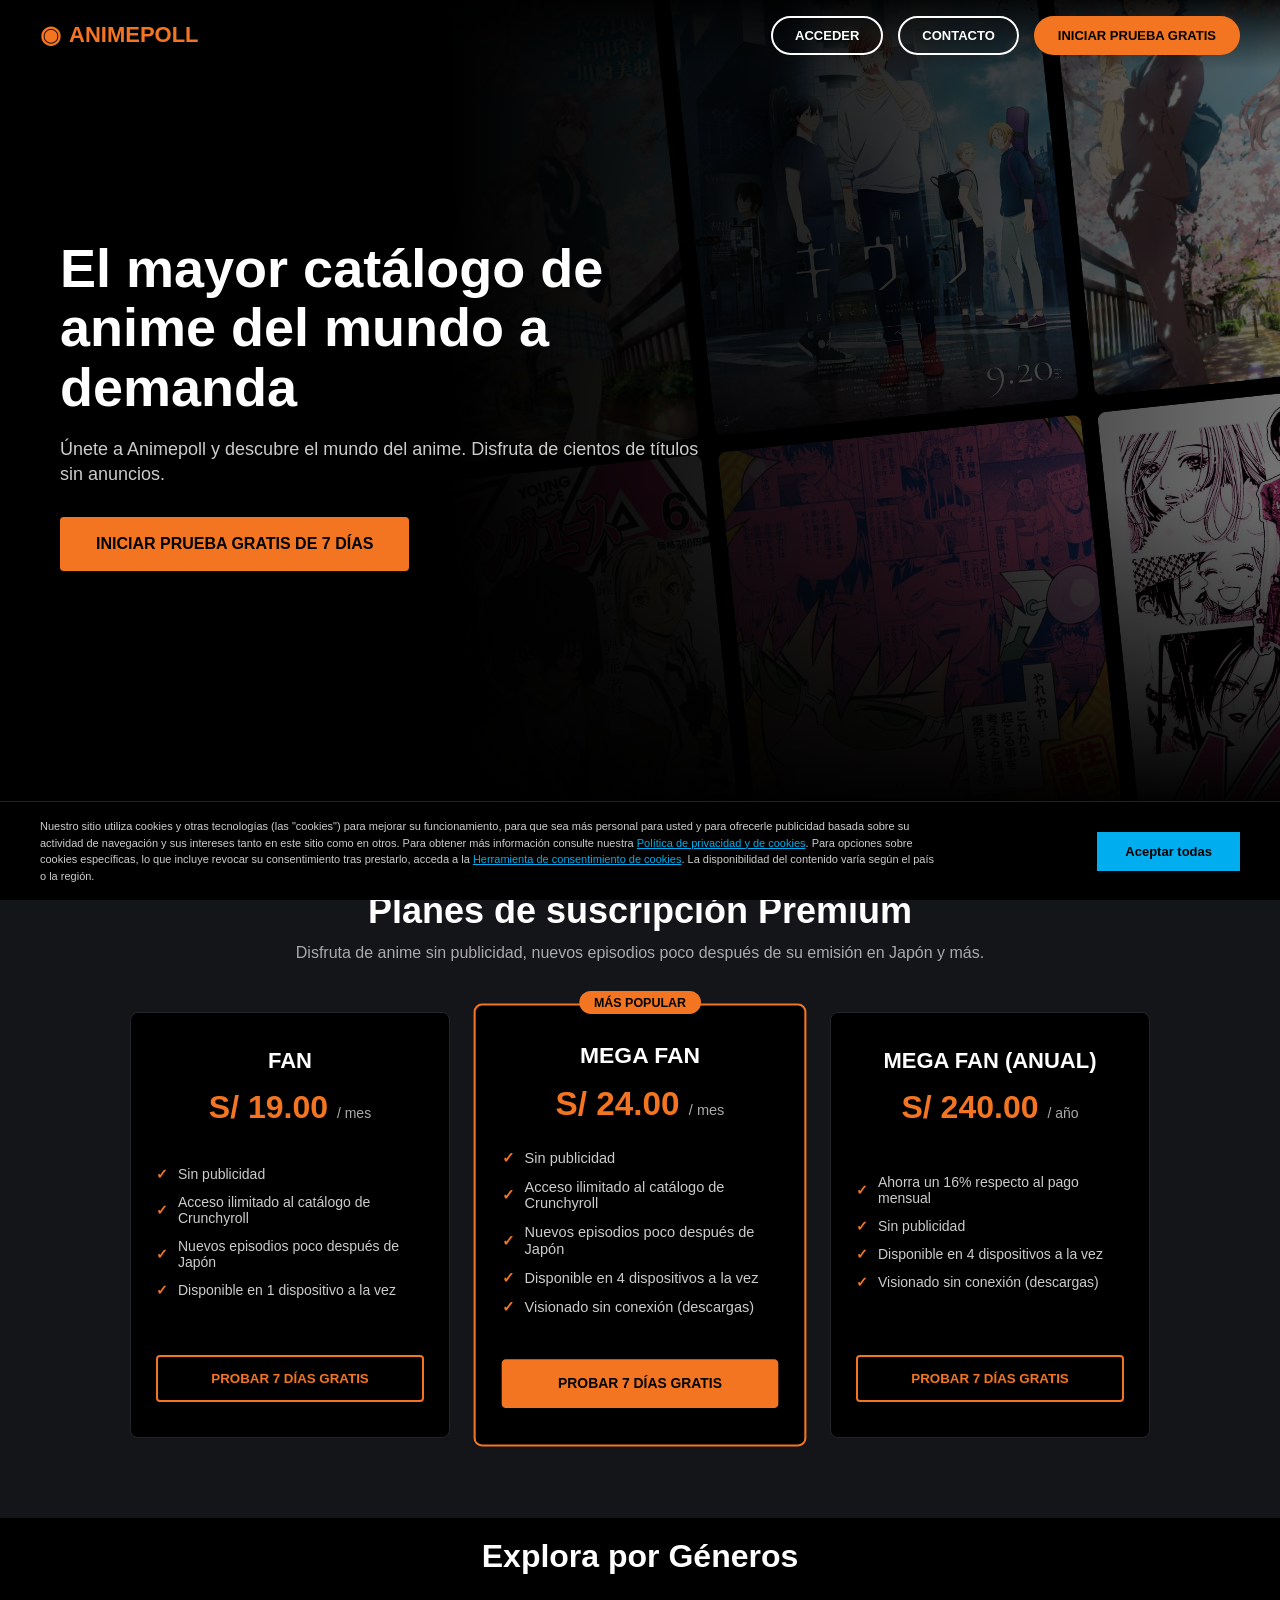
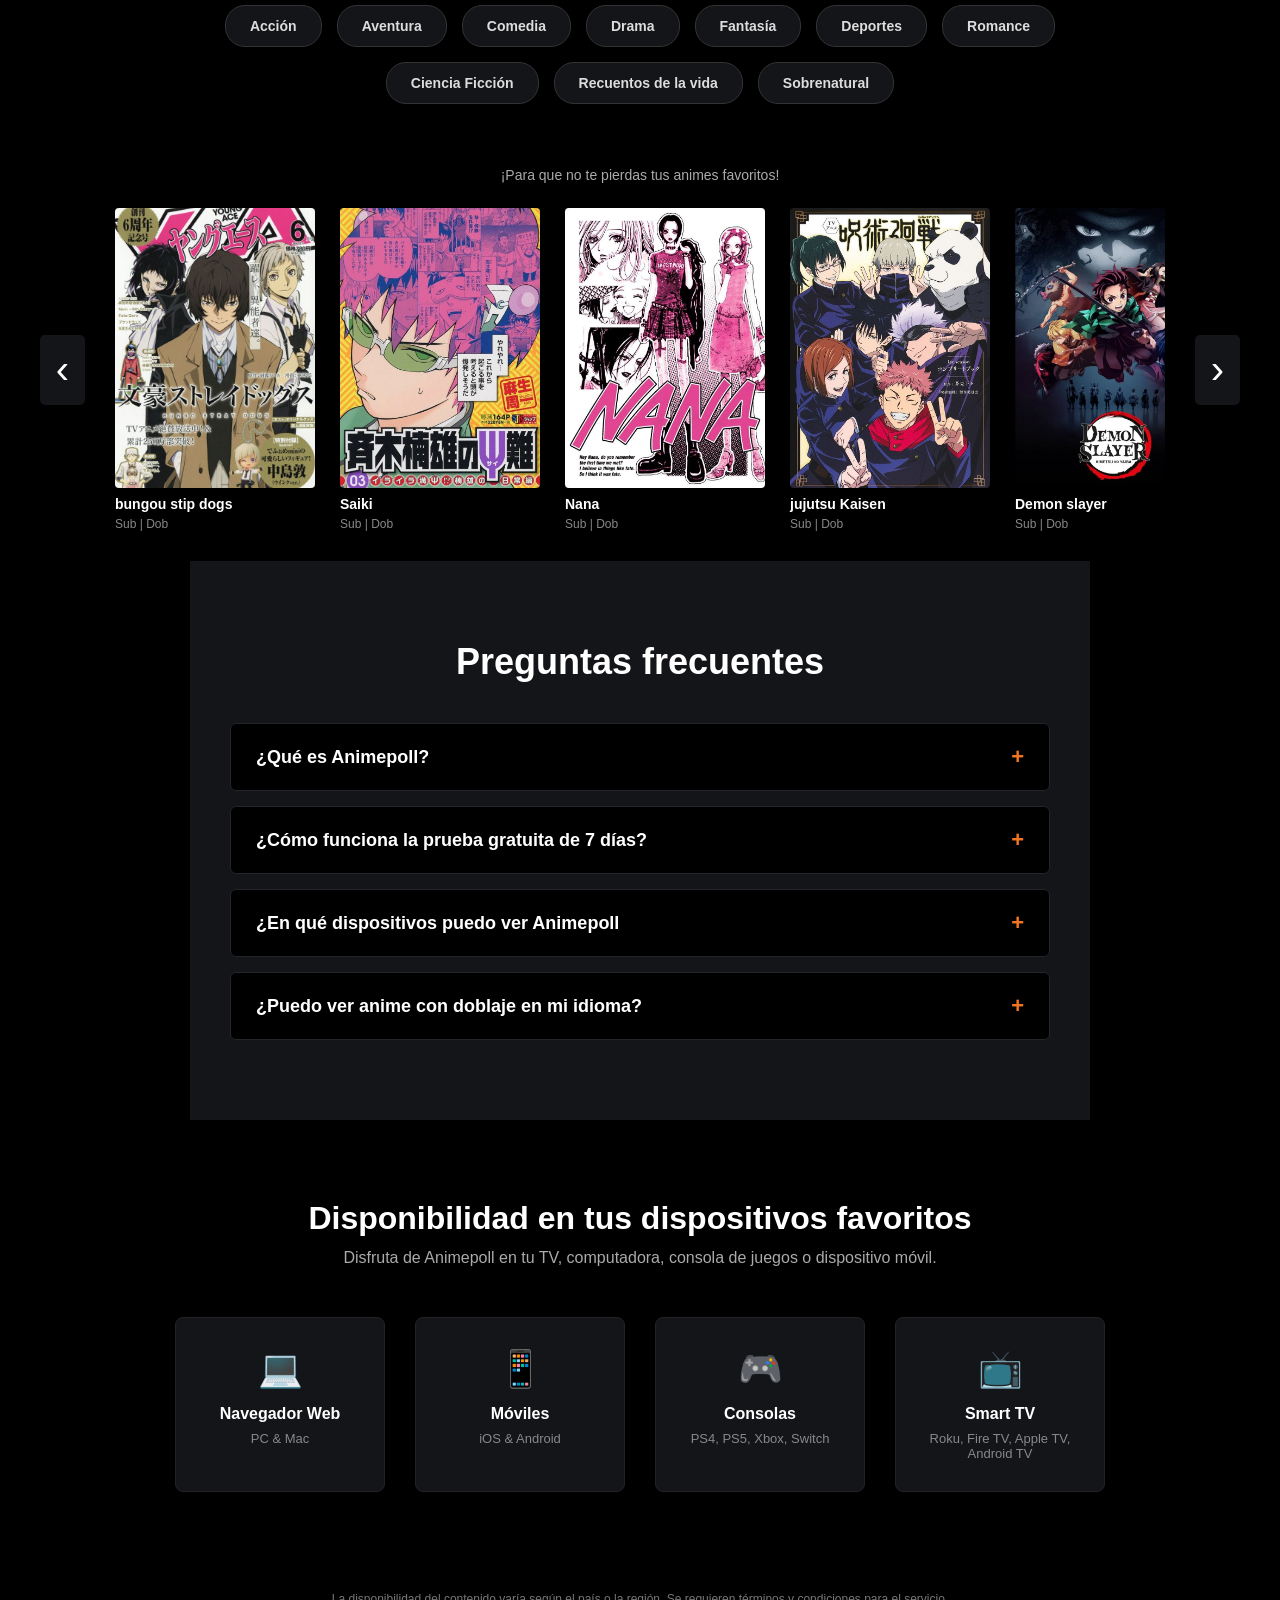
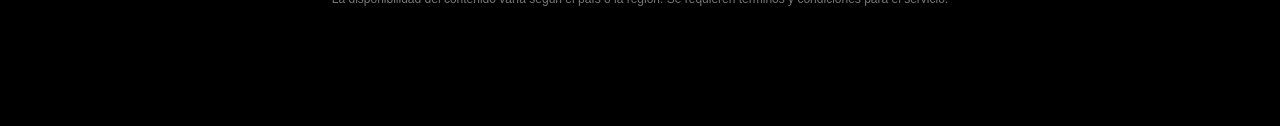
<file: index.html>
<!DOCTYPE html>
<html lang="es">

<head>
    <meta charset="UTF-8">
    <meta name="viewport" content="width=device-width, initial-scale=1.0">
    <title> Animepoll - El mayor catálogo de anime del mundo a demanda</title>
    <link rel="stylesheet" href="estilo3.css">
</head>

<body>

<!-- BARRA DE NAVEGACIÓN SUPERIOR -->

<header class="navbar-landing">

    <div class="logo">
        <span class="logo-icon">◉</span> ANIMEPOLL
    </div>

    <div class="botones-landing">

        <button class="btn-acceder" onclick="window.location.href='acceder.html'">
            ACCEDER
        </button>


        <button class="btn-acceder" onclick="window.location.href='contacto.html'">
            CONTACTO
        </button>


        <button class="btn-prueba-naranja" onclick="document.getElementById('planes').scrollIntoView({behavior: 'smooth'})">
            INICIAR PRUEBA GRATIS
        </button>

    </div>
</header>
 
    <!-- SECCIÓN HERO (PORTADA CON TEXTO E IMAGEN DE FONDO) -->
    <section class="hero-welcome">
        <!-- Fondo mosaico con imágenes de anime -->
        <div class="grid-mosaico">
            <img src="A Silent Voice.jpg" alt="Free!">
            <img src="ANIME4.jpg" alt="Jujutsu Kaisen">
            <img src="A Silent Voice.jpg" alt="Solo Leveling">
            <img src="ANIME1.jpg" alt="My Hero Academia">
            <img src="ANIME2.jpg" alt="Demon Slayer">
            <img src="ANIME 3.jpg" alt="Frieren">
        </div>

        <div class="hero-overlay"></div>

        <div class="contenido-welcome">
            <h1>El mayor catálogo de anime del mundo a demanda</h1>
            <p>Únete a Animepoll y descubre el mundo del anime. Disfruta de cientos de títulos sin anuncios.</p>
            <button class="btn-prueba-gigante" onclick="document.getElementById('planes').scrollIntoView({behavior: 'smooth'})">
            INICIAR PRUEBA GRATIS DE 7 DÍAS
         </button>

        </div>
    </section>

    <!-- SECCIÓN PLANES PREMIUM Y SUSCRIPCIONES --> 
     <section class="planes-section" id="planes"> 
        <h2>Planes de suscripción Premium</h2>
        <p class="subtitle">Disfruta de anime sin publicidad, nuevos episodios poco después de su emisión en Japón y más.</p>

        <div class="cards-grid">
            <!-- PLAN FAN -->
            <div class="plan-card">
                <div class="plan-header">
                    <h3>FAN</h3>
                    <div class="plan-precio">S/ 19.00 <span>/ mes</span></div>
                </div>
                <ul class="plan-features">
                    <li>Sin publicidad</li>
                    <li>Acceso ilimitado al catálogo de Crunchyroll</li>
                    <li>Nuevos episodios poco después de Japón</li>
                    <li>Disponible en 1 dispositivo a la vez</li>
                </ul>
                <button class="btn-plan">PROBAR 7 DÍAS GRATIS</button>
            </div>

            <!-- PLAN MEGA FAN (DESTACADO) -->
            <div class="plan-card popular">
                <div class="popular-tag">MÁS POPULAR</div>
                <div class="plan-header">
                    <h3>MEGA FAN</h3>
                    <div class="plan-precio">S/ 24.00 <span>/ mes</span></div>
                </div>
                <ul class="plan-features">
                    <li>Sin publicidad</li>
                    <li>Acceso ilimitado al catálogo de Crunchyroll</li>
                    <li>Nuevos episodios poco después de Japón</li>
                    <li>Disponible en 4 dispositivos a la vez</li>
                    <li>Visionado sin conexión (descargas)</li>
                </ul>

                <button class="btn-plan btn-popular" onclick="window.location.href='acceder.html?plan=mega'">
                PROBAR 7 DÍAS GRATIS
                </button>

            </div>

            <!-- PLAN MEGA FAN ANUAL -->
            <div class="plan-card">
                <div class="plan-header">
                    <h3>MEGA FAN (ANUAL)</h3>
                    <div class="plan-precio">S/ 240.00 <span>/ año</span></div>
                </div>
                <ul class="plan-features">
                    <li>Ahorra un 16% respecto al pago mensual</li>
                    <li>Sin publicidad</li>
                    <li>Disponible en 4 dispositivos a la vez</li>
                    <li>Visionado sin conexión (descargas)</li>
                </ul>
                <button class="btn-plan">PROBAR 7 DÍAS GRATIS</button>
            </div>
        </div>
    </section>

    


<!-- SECCIÓN GÉNEROS DESTACADOS -->




<section class="generos-section">


 <h2>Explora por Géneros</h2>

    <div class="generos-grid">

      <div class="genero-badge">Acción</div>

      <div class="genero-badge">Aventura</div>

      <div class="genero-badge">Comedia</div>

      <div class="genero-badge">Drama</div>

      <div class="genero-badge">Fantasía</div>

      <div class="genero-badge">Deportes</div>

      <div class="genero-badge">Romance</div>

      <div class="genero-badge">Ciencia Ficción</div>

      <div class="genero-badge">Recuentos de la vida</div>

      <div class="genero-badge">Sobrenatural</div>

    </div>

</section>



<!-- SECCIÓN NOVEDADES -->
<section class="anime-section">

    <h2></h2>

    <p class="anime-subtitle">
        ¡Para que no te pierdas tus animes favoritos!
    </p>

    <div class="anime-carrusel">

        <!-- Flecha izquierda -->
        <button class="flecha izquierda" onclick="moverAnimes(-1)">
            ‹
        </button>

        <!-- Animes -->
        <div class="anime-grid" id="animeGrid">

            <a href="dazai.html" class="anime-card">
                <img src="ANIME1.jpg" alt="Anime 1">
                <h3> bungou stip dogs </h3>
                <p>Sub | Dob</p>
            </a>

            <a href="saiki.html" class="anime-card">
                <img src="ANIME2.jpg" alt="Anime 2">
                <h3> Saiki </h3>
                <p>Sub | Dob</p>
            </a>

            <a href="nana.html" class="anime-card">
                <img src="ANIME 3.jpg" alt="Anime 3">
                <h3> Nana </h3>
                <p>Sub | Dob</p>
            </a>

            <a href="kaisen.html" class="anime-card">
                <img src="kaisen.jpg" alt="Anime 4">
                <h3> jujutsu Kaisen</h3>
                <p>Sub | Dob</p>
            </a>

            <a href="demon.html" class="anime-card">
                <img src="Demon Slayer Posters.jpg" alt="Anime 5">
                <h3> Demon slayer </h3>
                <p>Sub | Dob</p>
            </a>

            <a href="haikyuu.html" class="anime-card">
                <img src="Haikyuu!!.jpg" alt="Anime 6">
                <h3> Haikyuu </h3>
                <p>Sub | Dob</p>
            </a>

        </div>

        <!-- Flecha derecha -->
        <button class="flecha derecha" onclick="moverAnimes(1)">
            ›
        </button>

    </div>





    

</section>

    <!-- SECCIÓN PREGUNTAS FRECUENTES (FAQ) -->
    <section class="faq-section">
        <h2>Preguntas frecuentes</h2>
        
        <div class="faq-list">
            <div class="faq-item">
                <div class="faq-question">
                    <span>¿Qué es Animepoll?</span>
                    <span class="faq-icon">+</span>
                </div>
                <div class="faq-answer">
                    Animepoll es el servicio de transmisión de anime líder en el mundo, con el catálogo más grande de anime en simultáneo con Japón, doblajes exclusivos y manga.
                </div>
            </div>

            <div class="faq-item">
                <div class="faq-question">
                    <span>¿Cómo funciona la prueba gratuita de 7 días?</span>
                    <span class="faq-icon">+</span>
                </div>
                <div class="faq-answer">
                    Puedes disfrutar de 7 días de acceso Premium completo totalmente gratis. Si decides no continuar, puedes cancelar en cualquier momento antes de que termine el periodo de prueba sin ningún cargo.
                </div>
            </div>

            <div class="faq-item">
                <div class="faq-question">
                    <span>¿En qué dispositivos puedo ver Animepoll</span>
                    <span class="faq-icon">+</span>
                </div>
                <div class="faq-answer">
                    Puedes ver Animepoll en navegadores web, iOS, Android, PlayStation, Xbox, Nintendo Switch, Chromecast, Apple TV, Roku, Amazon Fire TV y Smart TVs compatibles.
                </div>
            </div>

            <div class="faq-item">
                <div class="faq-question">
                    <span>¿Puedo ver anime con doblaje en mi idioma?</span>
                    <span class="faq-icon">+</span>
                </div>
                <div class="faq-answer">
                    ¡Sí! Ofrecemos miles de episodios con doblaje en español latino, español de España, inglés, portugués, francés y otros idiomas.
                </div>
            </div>
        </div>
    </section>


    
    <!-- SECCIÓN DISPOSITIVOS COMPATIBLES -->
    <section class="dispositivos-section">
        <h2>Disponibilidad en tus dispositivos favoritos</h2>
        <p class="subtitle">Disfruta de Animepoll en tu TV, computadora, consola de juegos o dispositivo móvil.</p>

        <div class="dispositivos-grid">
            <div class="dispositivo-card">
                <span class="disp-icon">💻</span>
                <h4>Navegador Web</h4>
                <p>PC & Mac</p>
            </div>
            <div class="dispositivo-card">
                <span class="disp-icon">📱</span>
                <h4>Móviles</h4>
                <p>iOS & Android</p>
            </div>
            <div class="dispositivo-card">
                <span class="disp-icon">🎮</span>
                <h4>Consolas</h4>
                <p>PS4, PS5, Xbox, Switch</p>
            </div>
            <div class="dispositivo-card">
                <span class="disp-icon">📺</span>
                <h4>Smart TV</h4>
                <p>Roku, Fire TV, Apple TV, Android TV</p>
            </div>
        </div>
    </section>

    <!-- NOTA LEGAL DE DISPONIBILIDAD -->
    <div class="legal-disclaimer">
        La disponibilidad del contenido varía según el país o la región. Se requieren términos y condiciones para el servicio.
    </div>

    <!-- BANNER INFERIOR DE COOKIES -->
    <div class="cookies" id="cookies">
        <p>
            Nuestro sitio utiliza cookies y otras tecnologías (las "cookies") para mejorar su funcionamiento, para que sea
            más personal para usted y para ofrecerle publicidad basada sobre su actividad de navegación y sus intereses
            tanto en este sitio como en otros. Para obtener más información consulte nuestra 
            <a href="#">Política de privacidad y de cookies</a>. Para opciones sobre cookies específicas, lo que incluye revocar su consentimiento tras prestarlo,
            acceda a la <a href="#">Herramienta de consentimiento de cookies</a>. La disponibilidad del contenido varía según el país o la región.
        </p>
        <button id="aceptarCookies">Aceptar todas</button>

    </div>





    <!-- SCRIPT DE INTERACCIÓN -->
    <script>
        // Lógica para abrir/cerrar acordeón de Preguntas Frecuentes
        document.querySelectorAll('.faq-question').forEach(item => {
            item.addEventListener('click', () => {
                const parent = item.parentElement;
                const wasActive = parent.classList.contains('active');
                
                document.querySelectorAll('.faq-item').forEach(el => el.classList.remove('active'));

                if (!wasActive) {
                    parent.classList.add('active');
                }
            });
        });

        // Ocultar aviso de cookies al hacer clic
        document.getElementById('aceptarCookies').onclick = function () {
            document.getElementById('cookies').style.display = 'none';
        };

         function moverAnimes(direccion) {
    const grid = document.getElementById("animeGrid");

    grid.scrollBy({
        left: direccion * 450,
        behavior: "smooth"
    });
}
 

    </script>

       



</body>
</html>
</file>
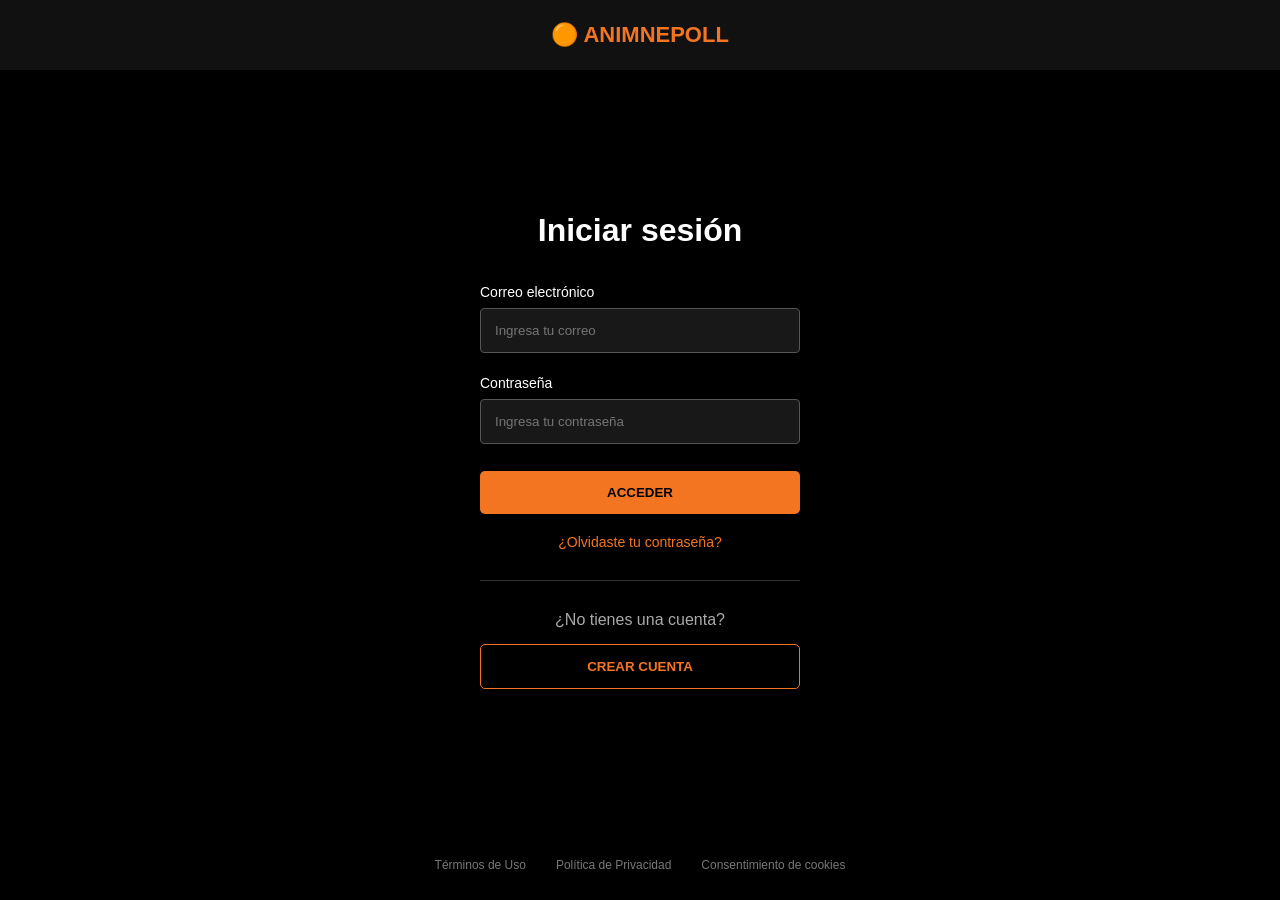
<file: acceder.html>
<!DOCTYPE html>
<html lang="es">

<head>
    <meta charset="UTF-8">
    <meta name="viewport" content="width=device-width, initial-scale=1.0">
    <title>Acceder - Animepoll </title>
    <link rel="stylesheet" href="acceder.css">
    
</head>

<body>

    <header>
        <div class="logo">
            🟠 ANIMNEPOLL
        </div>
    </header>

    <main class="login-container">

        <!-- INICIO DE SESIÓN -->
        <div class="login-box" id="loginBox">

            <h1>Iniciar sesión</h1>

            <label>Correo electrónico</label>
            <input type="email" placeholder="Ingresa tu correo">

            <label>Contraseña</label>
            <input type="password" placeholder="Ingresa tu contraseña">

            <button class="btn-acceder">
                ACCEDER
            </button>

            <a href="#" class="olvidaste">
                ¿Olvidaste tu contraseña?
            </a>

            <div class="separador"></div>

            <p>¿No tienes una cuenta?</p>

            <button class="btn-crear" onclick="mostrarFormulario()">
                CREAR CUENTA
            </button>

        </div>


        <!-- FORMULARIO PARA CREAR CUENTA -->
        <div class="login-box formulario-registro" id="formularioRegistro">

            <h1>Crear cuenta</h1>

            <label>Nombre completo</label>
            <input type="text" placeholder="Ingresa tu nombre">

            <label>Correo electrónico</label>
            <input type="email" placeholder="Ingresa tu correo">

            <label>Contraseña</label>
            <input type="password" placeholder="Crea una contraseña">

            <label>Confirmar contraseña</label>
            <input type="password" placeholder="Repite tu contraseña">

            <label>Fecha de nacimiento</label>
            <input type="date">

            <button class="btn-acceder">
                REGISTRARME
            </button>

            <div class="separador"></div>

            <p>¿Ya tienes una cuenta?</p>

            <button class="btn-crear" onclick="mostrarLogin()">
                VOLVER A ACCEDER
            </button>

        </div>

    </main>


    <footer>
        <span>Términos de Uso</span>
        <span>Política de Privacidad</span>
        <span>Consentimiento de cookies</span>
    </footer>


    <!-- JAVASCRIPT -->
    <script>

        function mostrarFormulario() {

            document.getElementById("loginBox").style.display = "none";

            document.getElementById("formularioRegistro").style.display = "block";

        }


        function mostrarLogin() {

            document.getElementById("formularioRegistro").style.display = "none";

            document.getElementById("loginBox").style.display = "block";

        }

    </script>

</body>

</html>
</file>
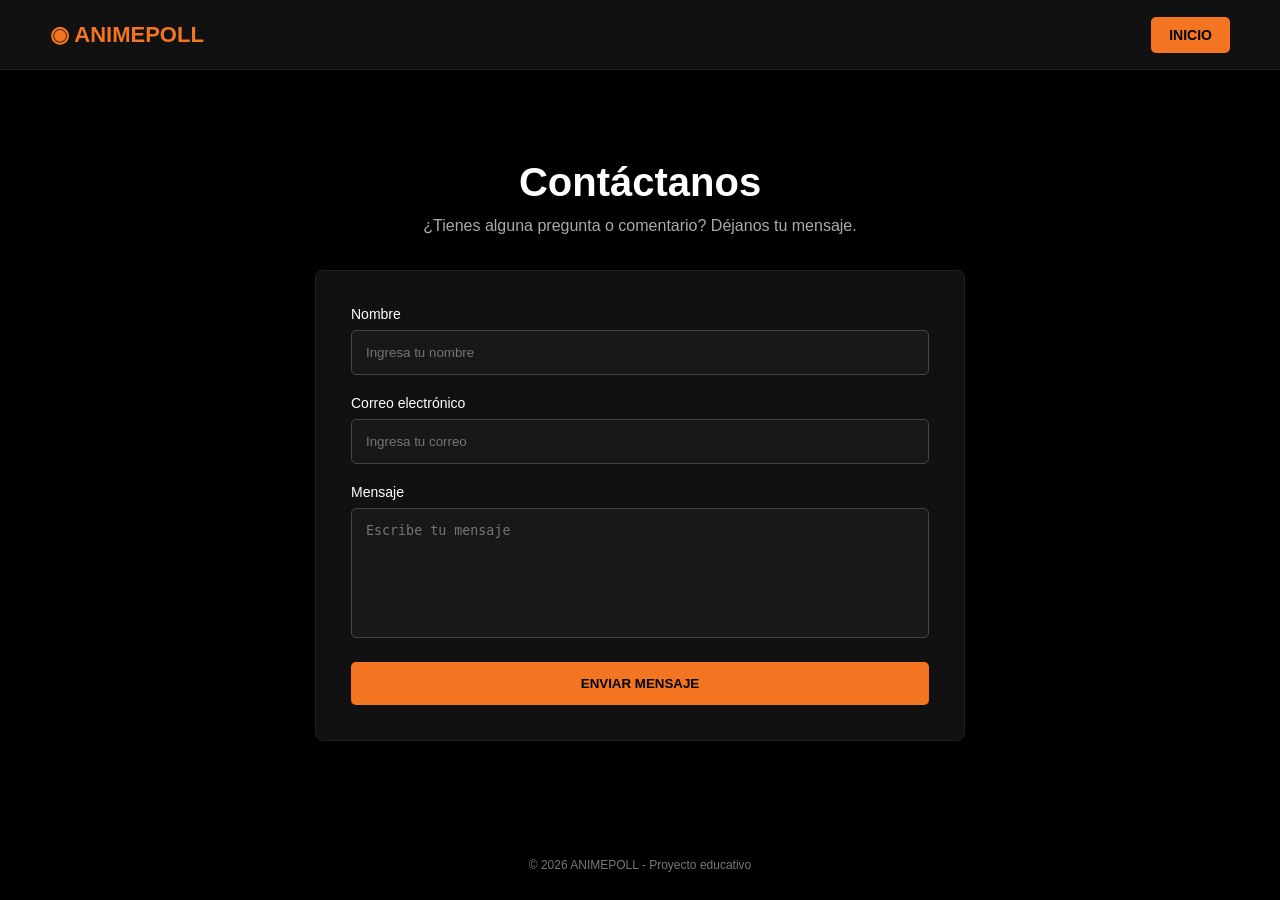
<file: contacto.html>
<!DOCTYPE html>
<html lang="es">

<head>
    <meta charset="UTF-8">
    <meta name="viewport" content="width=device-width, initial-scale=1.0">

    <title>Contacto - ANIMEPOLL</title>

    <link rel="stylesheet" href="contacto.css">
</head>

<body>

    <header class="navbar-contacto">

        <div class="logo">
            <span class="logo-icon">◉</span> ANIMEPOLL
        </div>

        <a href="index.html" class="btn-inicio">INICIO</a>

    </header>


    <main class="contacto">

        <div class="contacto-contenido">

            <h1>Contáctanos</h1>

            <p>
                ¿Tienes alguna pregunta o comentario?
                Déjanos tu mensaje.
            </p>

            <form class="formulario-contacto">

                <div class="campo">
                    <label>Nombre</label>
                    <input type="text" placeholder="Ingresa tu nombre">
                </div>

                <div class="campo">
                    <label>Correo electrónico</label>
                    <input type="email" placeholder="Ingresa tu correo">
                </div>

                <div class="campo mensaje">
                    <label>Mensaje</label>
                    <textarea placeholder="Escribe tu mensaje"></textarea>
                </div>

                <button type="submit">ENVIAR MENSAJE</button>

            </form>

        </div>

    </main>


    <footer>
        © 2026 ANIMEPOLL - Proyecto educativo
    </footer>

</body>
</html>
</file>
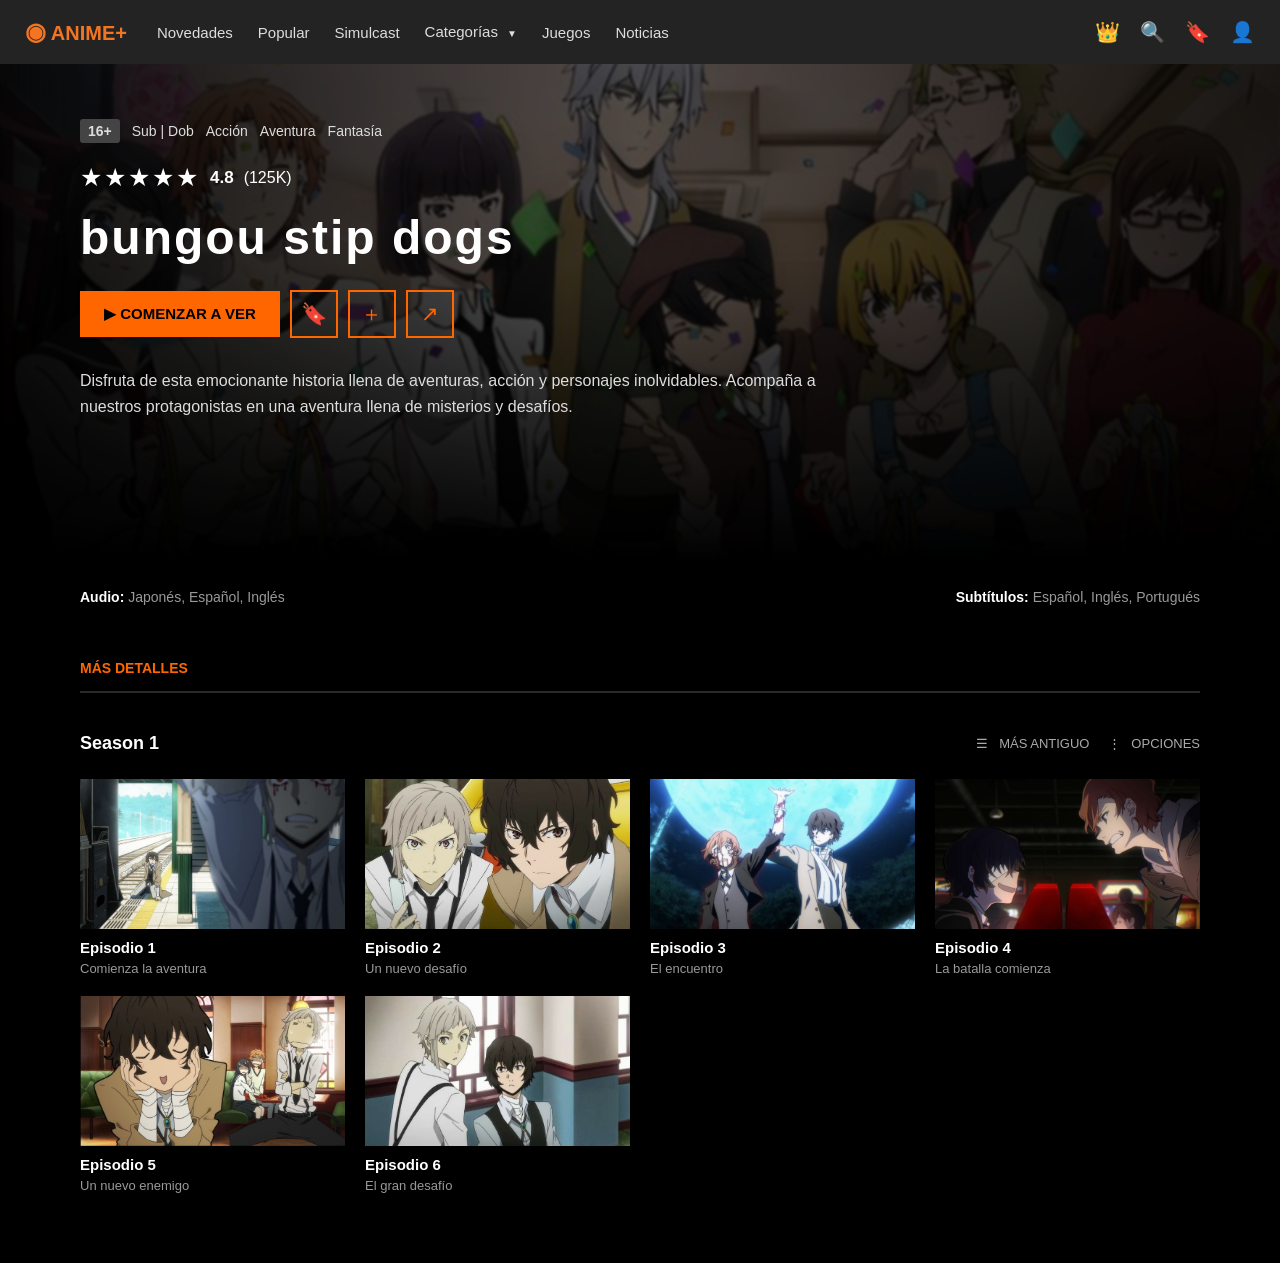
<file: dazai.html>
<!DOCTYPE html>
<html lang="es">

<head>
    <meta charset="UTF-8">
    <meta name="viewport" content="width=device-width, initial-scale=1.0">

    <title> bungou stip dogs</title>

    <link rel="stylesheet" href="dazai.css">
</head>

<body>

    <!-- ================= NAVBAR ================= -->

   <nav class="navbar">

    <div class="logo">
        <span>◉</span> ANIME+
    </div>

    <div class="enlaces">
        <a href="novedades.html">Novedades</a>
        <a href="popular.html">Popular</a>
        <a href="simulcast.html">Simulcast</a>
        
        <div class="categoria-menu">
        <button class="categoria-btn" onclick="mostrarCategorias()">
        Categorías <span>▼</span>

    </button>

    <div class="generos" id="generos">

        <a href="accion.html">Acción</a>
        <a href="aventura.html">Aventura</a>
        <a href="comedia.html">Comedia</a>
        <a href="drama.html">Drama</a>
        <a href="fantasia.html">Fantasía</a>
        <a href="romance.html">Romance</a>
        <a href="deportes.html">Deportes</a>
        <a href="ciencia-ficcion.html">Ciencia ficción</a>
        <a href="sobrenatural.html">Sobrenatural</a>

    </div>

    </div>

        <a href="juegos.html">Juegos</a>
        <a href="noticias.html">Noticias</a>

    </div>


    <div class="iconos">

    <span>👑</span>

    <!-- LUPA -->
    <span class="lupa" onclick="mostrarBuscador()">🔍</span>

    <span>🔖</span>
    <span>👤</span>

</div>


<!-- BARRA DE BÚSQUEDA -->
<div class="barra-busqueda" id="barraBusqueda">

    <span>🔍</span>

    <input type="text" id="inputBusqueda" placeholder="Buscar anime...">

    <button onclick="cerrarBuscador()">✕</button>

</div>
         

    
</nav>

    <!-- ================= PORTADA DEL ANIME ================= -->

    <section class="anime-portada">

        <div class="fondo"></div>

        <div class="informacion">

            <div class="datos">

                <span class="edad">16+</span>

                <span>Sub | Dob</span>

                <span>Acción</span>

                <span>Aventura</span>

                <span>Fantasía</span>

            </div>


            <div class="valoracion">

                <span class="estrellas">★★★★★</span>

                <strong>4.8</strong>

                <span>(125K)</span>

            </div>


            <h1> bungou stip dogs </h1>


            <div class="botones">

                <button class="btn-ver" onclick="verAnime()">
                    ▶ COMENZAR A VER
                </button>

                <button class="btn-icono">
                    🔖
                </button>

                <button class="btn-icono">
                    ＋
                </button>

                <button class="btn-icono">
                    ↗
                </button>

            </div>


            <p class="descripcion">

                Disfruta de esta emocionante historia llena de
                aventuras, acción y personajes inolvidables.
                Acompaña a nuestros protagonistas en una
                aventura llena de misterios y desafíos.

            </p>

        </div>

    </section>


    <!-- ================= INFORMACIÓN ================= -->

    <section class="informacion-extra">

        <div>

            <strong>Audio:</strong>

            Japonés, Español, Inglés

        </div>


        <div>

            <strong>Subtítulos:</strong>

            Español, Inglés, Portugués

        </div>

    </section>


    <!-- ================= MÁS DETALLES ================= -->

    <section class="detalles">

        <h2>MÁS DETALLES</h2>

        <div class="linea"></div>

    </section>


    

    <!-- ================= EPISODIOS ================= -->

    <section class="episodios">

        <div class="titulo-episodios">

            <h2>
                Season 1
            </h2>

            <div>
                ☰ &nbsp; MÁS ANTIGUO
                &nbsp;&nbsp;&nbsp;
                ⋮ &nbsp; OPCIONES
            </div>

        </div>


        <div class="episodios-grid">


            <!-- EPISODIO 1 -->

            <div class="episodio">

                <img src="./815292338795395363.jpg" alt="Episodio 1">

                <h3>Episodio 1</h3>

                <p>Comienza la aventura</p>

            </div>


            <!-- EPISODIO 2 -->

            <div class="episodio">

                <img src="./849702654676201642.jpg" alt="Episodio 2">

                <h3>Episodio 2</h3>

                <p>Un nuevo desafío</p>

            </div>


            <!-- EPISODIO 3 -->

            <div class="episodio">

                <img src="./852376666992228060.jpg" alt="Episodio 3">

                <h3>Episodio 3</h3>

                <p>El encuentro</p>

            </div>


            <!-- EPISODIO 4 -->

            <div class="episodio">

                <img src="./chuuya & dazai _3.jpg" alt="Episodio 4">

                <h3>Episodio 4</h3>

                <p>La batalla comienza</p>

            </div>


            <!-- EPISODIO 5 -->

            <div class="episodio">

                <img src="./Dazai and Atsushi _ Aungou Stray Dogs.jpg" alt="Episodio 5">

                <h3>Episodio 5</h3>

                <p>Un nuevo enemigo</p>

            </div>


            <!-- EPISODIO 6 -->

            <div class="episodio">

                <img src="./756815912362044595.jpg" alt="Episodio 6">

                <h3>Episodio 6</h3>

                <p>El gran desafío</p>

            </div>

        </div>

    </section>


    <!-- ================= JAVASCRIPT ================= -->

    <script>

        function verAnime() {

            alert("¡El episodio comenzará pronto!");

        }

    </script>


    <script>

         function verAnime() {

         alert("¡El episodio comenzará pronto!");

         }


         function mostrarCategorias() {

         const generos = document.getElementById("generos");

         generos.classList.toggle("mostrar");
 
        }

    </script>

    <script>

function mostrarBuscador() {

    const barra = document.getElementById("barraBusqueda");
    const input = document.getElementById("inputBusqueda");

    barra.classList.toggle("mostrar");

    if (barra.classList.contains("mostrar")) {
        input.focus();
    }
}

function cerrarBuscador() {

    const barra = document.getElementById("barraBusqueda");

    barra.classList.remove("mostrar");

}

</script>




</body>

</html>
</file>
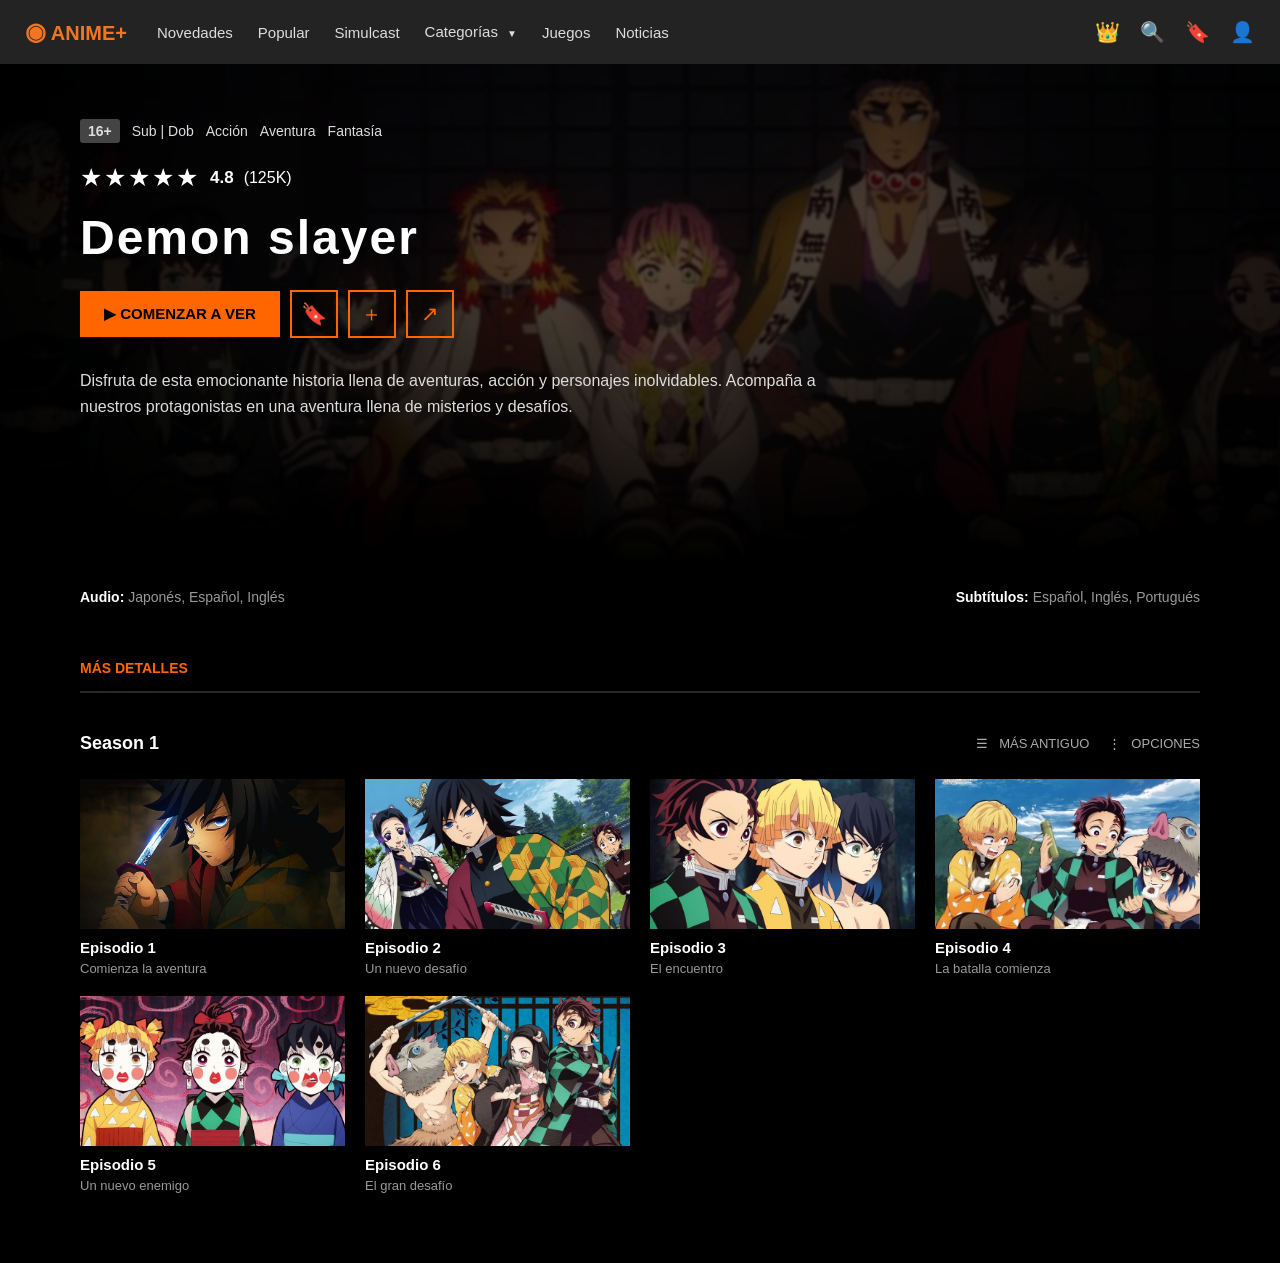
<file: demon.html>
<!DOCTYPE html>
<html lang="es">

<head>
    <meta charset="UTF-8">
    <meta name="viewport" content="width=device-width, initial-scale=1.0">

    <title> Demon Slayer </title>

    <link rel="stylesheet" href="demon.css">
</head>

<body>

    <!-- ================= NAVBAR ================= -->

   <nav class="navbar">

    <div class="logo">
        <span>◉</span> ANIME+
    </div>

    <div class="enlaces">
        <a href="novedades.html">Novedades</a>
        <a href="popular.html">Popular</a>
        <a href="simulcast.html">Simulcast</a>
        
        <div class="categoria-menu">
        <button class="categoria-btn" onclick="mostrarCategorias()">
        Categorías <span>▼</span>

    </button>

    <div class="generos" id="generos">

        <a href="accion.html">Acción</a>
        <a href="aventura.html">Aventura</a>
        <a href="comedia.html">Comedia</a>
        <a href="drama.html">Drama</a>
        <a href="fantasia.html">Fantasía</a>
        <a href="romance.html">Romance</a>
        <a href="deportes.html">Deportes</a>
        <a href="ciencia-ficcion.html">Ciencia ficción</a>
        <a href="sobrenatural.html">Sobrenatural</a>

    </div>

</div>
        <a href="juegos.html">Juegos</a>
        <a href="noticias.html">Noticias</a>
    </div>

    <div class="iconos">
        <span>👑</span>
        <span>🔍</span>
        <span>🔖</span>
        <span>👤</span>
    </div>

</nav>

    <!-- ================= PORTADA DEL ANIME ================= -->

    <section class="anime-portada">

        <div class="fondo"></div>

        <div class="informacion">

            <div class="datos">

                <span class="edad">16+</span>

                <span>Sub | Dob</span>

                <span>Acción</span>

                <span>Aventura</span>

                <span>Fantasía</span>

            </div>


            <div class="valoracion">

                <span class="estrellas">★★★★★</span>

                <strong>4.8</strong>

                <span>(125K)</span>

            </div>


            <h1> Demon slayer </h1>


            <div class="botones">

                <button class="btn-ver" onclick="verAnime()">
                    ▶ COMENZAR A VER
                </button>

                <button class="btn-icono">
                    🔖
                </button>

                <button class="btn-icono">
                    ＋
                </button>

                <button class="btn-icono">
                    ↗
                </button>

            </div>


            <p class="descripcion">

                Disfruta de esta emocionante historia llena de
                aventuras, acción y personajes inolvidables.
                Acompaña a nuestros protagonistas en una
                aventura llena de misterios y desafíos.

            </p>

        </div>

    </section>


    <!-- ================= INFORMACIÓN ================= -->

    <section class="informacion-extra">

        <div>

            <strong>Audio:</strong>

            Japonés, Español, Inglés

        </div>


        <div>

            <strong>Subtítulos:</strong>

            Español, Inglés, Portugués

        </div>

    </section>


    <!-- ================= MÁS DETALLES ================= -->

    <section class="detalles">

        <h2>MÁS DETALLES</h2>

        <div class="linea"></div>

    </section>


    

    <!-- ================= EPISODIOS ================= -->

    <section class="episodios">

        <div class="titulo-episodios">

            <h2>
                Season 1
            </h2>

            <div>
                ☰ &nbsp; MÁS ANTIGUO
                &nbsp;&nbsp;&nbsp;
                ⋮ &nbsp; OPCIONES
            </div>

        </div>


        <div class="episodios-grid">


            <!-- EPISODIO 1 -->

            <div class="episodio">

                <img src="demon2.jpg" alt="Episodio 1">

                <h3>Episodio 1</h3>

                <p>Comienza la aventura</p>

            </div>


            <!-- EPISODIO 2 -->

            <div class="episodio">

                <img src="demon3.jpg" alt="Episodio 2">

                <h3>Episodio 2</h3>

                <p>Un nuevo desafío</p>

            </div>


            <!-- EPISODIO 3 -->

            <div class="episodio">

                <img src="demon4.jpg" alt="Episodio 3">

                <h3>Episodio 3</h3>

                <p>El encuentro</p>

            </div>


            <!-- EPISODIO 4 -->

            <div class="episodio">

                <img src="demon5.jpg" alt="Episodio 4">

                <h3>Episodio 4</h3>

                <p>La batalla comienza</p>

            </div>


            <!-- EPISODIO 5 -->

            <div class="episodio">

                <img src="demon6.jpg" alt="Episodio 5">

                <h3>Episodio 5</h3>

                <p>Un nuevo enemigo</p>

            </div>


            <!-- EPISODIO 6 -->

            <div class="episodio">

                <img src="demon1.jpg" alt="Episodio 6">

                <h3>Episodio 6</h3>

                <p>El gran desafío</p>

            </div>

        </div>

    </section>


    <!-- ================= JAVASCRIPT ================= -->

    <script>

        function verAnime() {

            alert("¡El episodio comenzará pronto!");

        }

    </script>


    <script>

         function verAnime() {

         alert("¡El episodio comenzará pronto!");

         }


         function mostrarCategorias() {

         const generos = document.getElementById("generos");

         generos.classList.toggle("mostrar");
 
        }

    </script>




</body>

</html>
</file>
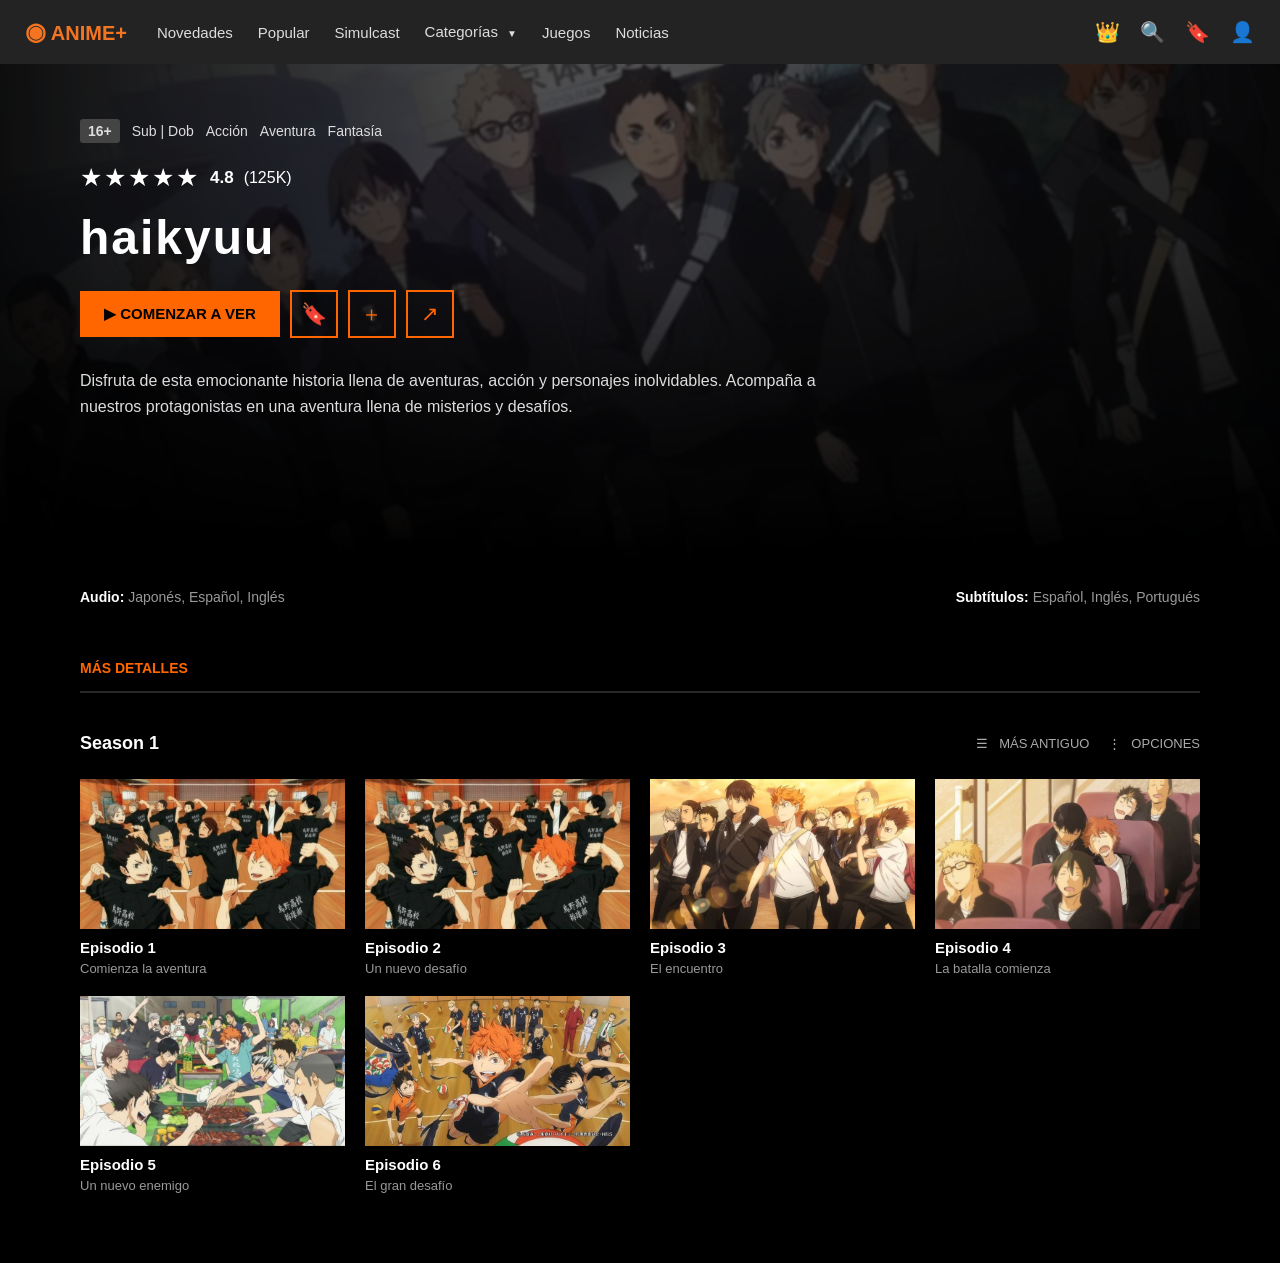
<file: haikyuu.html>
<!DOCTYPE html>
<html lang="es">

<head>
    <meta charset="UTF-8">
    <meta name="viewport" content="width=device-width, initial-scale=1.0">

    <title> Haikyuu </title>

    <link rel="stylesheet" href="haikyuu.css">
</head>

<body>

    <!-- ================= NAVBAR ================= -->

   <nav class="navbar">

    <div class="logo">
        <span>◉</span> ANIME+
    </div>

    <div class="enlaces">
        <a href="novedades.html">Novedades</a>
        <a href="popular.html">Popular</a>
        <a href="simulcast.html">Simulcast</a>
        
        <div class="categoria-menu">
        <button class="categoria-btn" onclick="mostrarCategorias()">
        Categorías <span>▼</span>

    </button>

    <div class="generos" id="generos">

        <a href="accion.html">Acción</a>
        <a href="aventura.html">Aventura</a>
        <a href="comedia.html">Comedia</a>
        <a href="drama.html">Drama</a>
        <a href="fantasia.html">Fantasía</a>
        <a href="romance.html">Romance</a>
        <a href="deportes.html">Deportes</a>
        <a href="ciencia-ficcion.html">Ciencia ficción</a>
        <a href="sobrenatural.html">Sobrenatural</a>

    </div>

</div>
        <a href="juegos.html">Juegos</a>
        <a href="noticias.html">Noticias</a>
    </div>

    <div class="iconos">
        <span>👑</span>
        <span>🔍</span>
        <span>🔖</span>
        <span>👤</span>
    </div>

</nav>

    <!-- ================= PORTADA DEL ANIME ================= -->

    <section class="anime-portada">

        <div class="fondo"></div>

        <div class="informacion">

            <div class="datos">

                <span class="edad">16+</span>

                <span>Sub | Dob</span>

                <span>Acción</span>

                <span>Aventura</span>

                <span>Fantasía</span>

            </div>


            <div class="valoracion">

                <span class="estrellas">★★★★★</span>

                <strong>4.8</strong>

                <span>(125K)</span>

            </div>


            <h1> haikyuu </h1>


            <div class="botones">

                <button class="btn-ver" onclick="verAnime()">
                    ▶ COMENZAR A VER
                </button>

                <button class="btn-icono">
                    🔖
                </button>

                <button class="btn-icono">
                    ＋
                </button>

                <button class="btn-icono">
                    ↗
                </button>

            </div>


            <p class="descripcion">

                Disfruta de esta emocionante historia llena de
                aventuras, acción y personajes inolvidables.
                Acompaña a nuestros protagonistas en una
                aventura llena de misterios y desafíos.

            </p>

        </div>

    </section>


    <!-- ================= INFORMACIÓN ================= -->

    <section class="informacion-extra">

        <div>

            <strong>Audio:</strong>

            Japonés, Español, Inglés

        </div>


        <div>

            <strong>Subtítulos:</strong>

            Español, Inglés, Portugués

        </div>

    </section>


    <!-- ================= MÁS DETALLES ================= -->

    <section class="detalles">

        <h2>MÁS DETALLES</h2>

        <div class="linea"></div>

    </section>


    

    <!-- ================= EPISODIOS ================= -->

    <section class="episodios">

        <div class="titulo-episodios">

            <h2>
                Season 1
            </h2>

            <div>
                ☰ &nbsp; MÁS ANTIGUO
                &nbsp;&nbsp;&nbsp;
                ⋮ &nbsp; OPCIONES
            </div>

        </div>


        <div class="episodios-grid">


            <!-- EPISODIO 1 -->

            <div class="episodio">

                <img src="hai 2.jpg" alt="Episodio 1">

                <h3>Episodio 1</h3>

                <p>Comienza la aventura</p>

            </div>


            <!-- EPISODIO 2 -->

            <div class="episodio">

                <img src="hai 2.jpg" alt="Episodio 2">

                <h3>Episodio 2</h3>

                <p>Un nuevo desafío</p>

            </div>


            <!-- EPISODIO 3 -->

            <div class="episodio">

                <img src="hai 3.jpg" alt="Episodio 3">

                <h3>Episodio 3</h3>

                <p>El encuentro</p>

            </div>


            <!-- EPISODIO 4 -->

            <div class="episodio">

                <img src="hai 4.jpg" alt="Episodio 4">

                <h3>Episodio 4</h3>

                <p>La batalla comienza</p>

            </div>


            <!-- EPISODIO 5 -->

            <div class="episodio">

                <img src="hai 5.jpg" alt="Episodio 5">

                <h3>Episodio 5</h3>

                <p>Un nuevo enemigo</p>

            </div>


            <!-- EPISODIO 6 -->

            <div class="episodio">

                <img src="hai 6.jpg" alt="Episodio 6">

                <h3>Episodio 6</h3>

                <p>El gran desafío</p>

            </div>

        </div>

    </section>


    <!-- ================= JAVASCRIPT ================= -->

    <script>

        function verAnime() {

            alert("¡El episodio comenzará pronto!");

        }

    </script>


    <script>

         function verAnime() {

         alert("¡El episodio comenzará pronto!");

         }


         function mostrarCategorias() {

         const generos = document.getElementById("generos");

         generos.classList.toggle("mostrar");
 
        }

    </script>




</body>

</html>
</file>
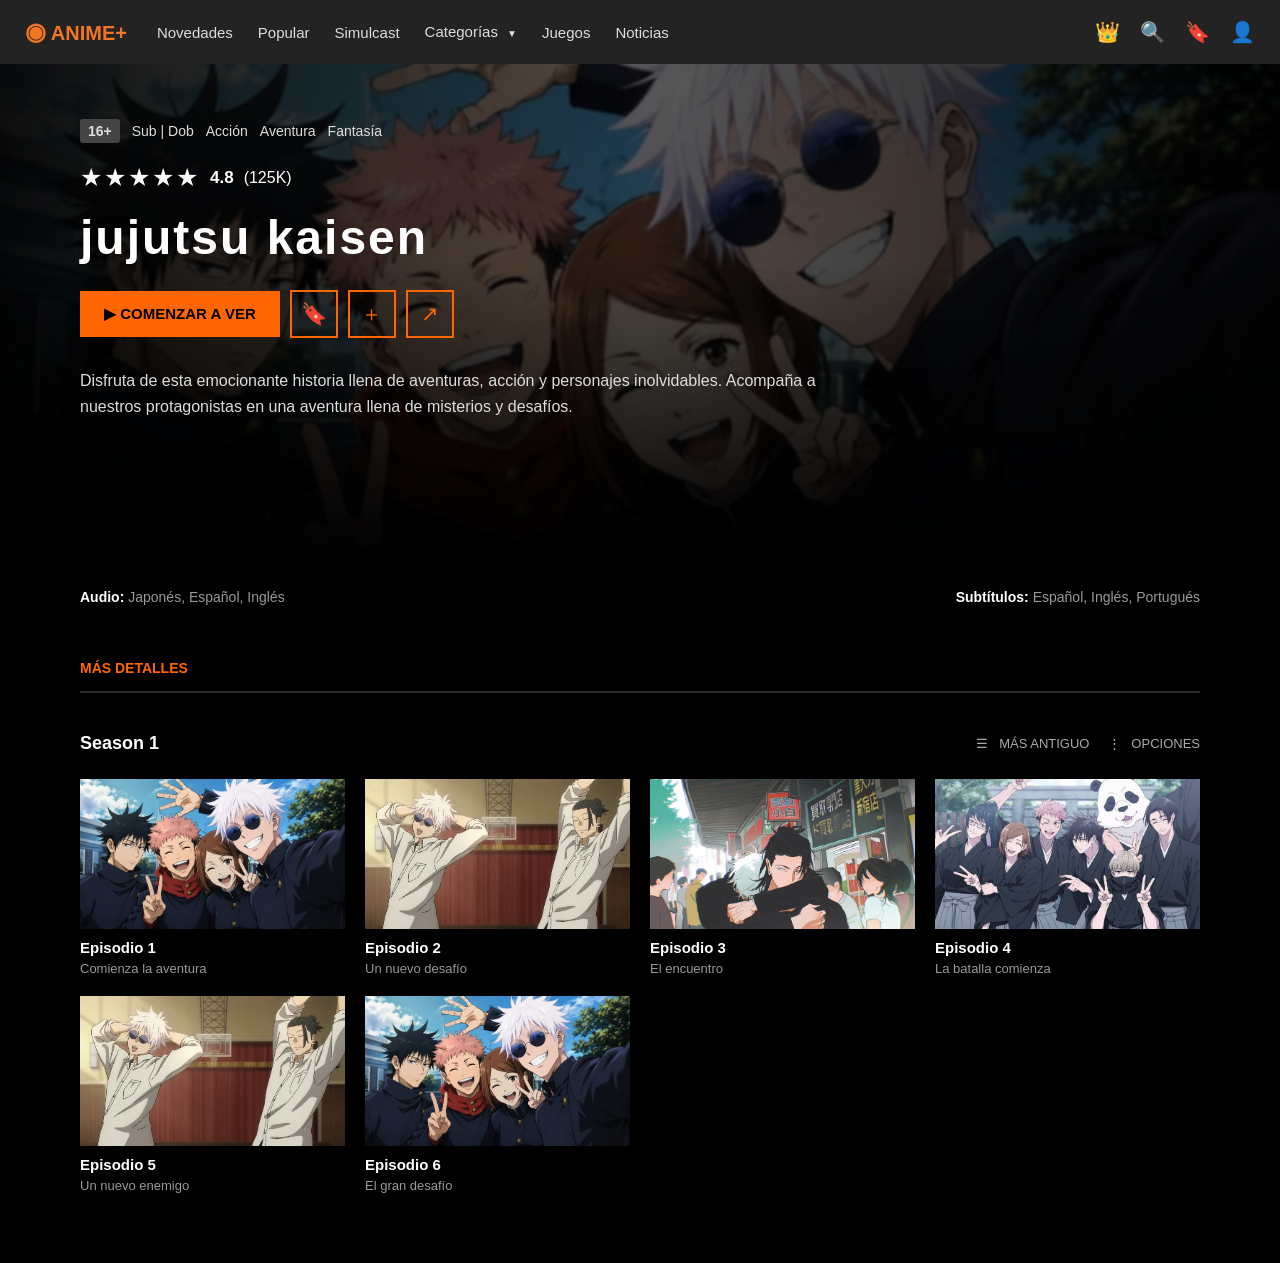
<file: kaisen.html>
<!DOCTYPE html>
<html lang="es">

<head>
    <meta charset="UTF-8">
    <meta name="viewport" content="width=device-width, initial-scale=1.0">

    <title> jujutsu kainsen </title>

    <link rel="stylesheet" href="kaisen.css">
</head>

<body>

    <!-- ================= NAVBAR ================= -->

   <nav class="navbar">

    <div class="logo">
        <span>◉</span> ANIME+
    </div>

    <div class="enlaces">
        <a href="novedades.html">Novedades</a>
        <a href="popular.html">Popular</a>
        <a href="simulcast.html">Simulcast</a>
        
        <div class="categoria-menu">
        <button class="categoria-btn" onclick="mostrarCategorias()">
        Categorías <span>▼</span>

    </button>

    <div class="generos" id="generos">

        <a href="accion.html">Acción</a>
        <a href="aventura.html">Aventura</a>
        <a href="comedia.html">Comedia</a>
        <a href="drama.html">Drama</a>
        <a href="fantasia.html">Fantasía</a>
        <a href="romance.html">Romance</a>
        <a href="deportes.html">Deportes</a>
        <a href="ciencia-ficcion.html">Ciencia ficción</a>
        <a href="sobrenatural.html">Sobrenatural</a>

    </div>

</div>
        <a href="juegos.html">Juegos</a>
        <a href="noticias.html">Noticias</a>
    </div>

    <div class="iconos">
        <span>👑</span>
        <span>🔍</span>
        <span>🔖</span>
        <span>👤</span>
    </div>

</nav>

    <!-- ================= PORTADA DEL ANIME ================= -->

    <section class="anime-portada">

        <div class="fondo"></div>

        <div class="informacion">

            <div class="datos">

                <span class="edad">16+</span>

                <span>Sub | Dob</span>

                <span>Acción</span>

                <span>Aventura</span>

                <span>Fantasía</span>

            </div>


            <div class="valoracion">

                <span class="estrellas">★★★★★</span>

                <strong>4.8</strong>

                <span>(125K)</span>

            </div>


            <h1> jujutsu kaisen </h1>


            <div class="botones">

                <button class="btn-ver" onclick="verAnime()">
                    ▶ COMENZAR A VER
                </button>

                <button class="btn-icono">
                    🔖
                </button>

                <button class="btn-icono">
                    ＋
                </button>

                <button class="btn-icono">
                    ↗
                </button>

            </div>


            <p class="descripcion">

                Disfruta de esta emocionante historia llena de
                aventuras, acción y personajes inolvidables.
                Acompaña a nuestros protagonistas en una
                aventura llena de misterios y desafíos.

            </p>

        </div>

    </section>


    <!-- ================= INFORMACIÓN ================= -->

    <section class="informacion-extra">

        <div>

            <strong>Audio:</strong>

            Japonés, Español, Inglés

        </div>


        <div>

            <strong>Subtítulos:</strong>

            Español, Inglés, Portugués

        </div>

    </section>


    <!-- ================= MÁS DETALLES ================= -->

    <section class="detalles">

        <h2>MÁS DETALLES</h2>

        <div class="linea"></div>

    </section>


    

    <!-- ================= EPISODIOS ================= -->

    <section class="episodios">

        <div class="titulo-episodios">

            <h2>
                Season 1
            </h2>

            <div>
                ☰ &nbsp; MÁS ANTIGUO
                &nbsp;&nbsp;&nbsp;
                ⋮ &nbsp; OPCIONES
            </div>

        </div>


        <div class="episodios-grid">


            <!-- EPISODIO 1 -->

            <div class="episodio">

                <img src="Jujutsu kaisen.jpg" alt="Episodio 1">

                <h3>Episodio 1</h3>

                <p>Comienza la aventura</p>

            </div>


            <!-- EPISODIO 2 -->

            <div class="episodio">

                <img src="ღ.jpg" alt="Episodio 2">

                <h3>Episodio 2</h3>

                <p>Un nuevo desafío</p>

            </div>


            <!-- EPISODIO 3 -->

            <div class="episodio">

                <img src="♡ ꒰ suguru geto & satoru gojo — jujutsu kaisen ꒱ ♡….jpg" alt="Episodio 3">

                <h3>Episodio 3</h3>

                <p>El encuentro</p>

            </div>


            <!-- EPISODIO 4 -->

            <div class="episodio">

                <img src="JJK.jpg" alt="Episodio 4">

                <h3>Episodio 4</h3>

                <p>La batalla comienza</p>

            </div>


            <!-- EPISODIO 5 -->

            <div class="episodio">

                <img src="ღ.jpg" alt="Episodio 5">

                <h3>Episodio 5</h3>

                <p>Un nuevo enemigo</p>

            </div>


            <!-- EPISODIO 6 -->

            <div class="episodio">

                <img src="Jujutsu kaisen.jpg" alt="Episodio 6">

                <h3>Episodio 6</h3>

                <p>El gran desafío</p>

            </div>

        </div>

    </section>


    <!-- ================= JAVASCRIPT ================= -->

    <script>

        function verAnime() {

            alert("¡El episodio comenzará pronto!");

        }

    </script>


    <script>

         function verAnime() {

         alert("¡El episodio comenzará pronto!");

         }


         function mostrarCategorias() {

         const generos = document.getElementById("generos");

         generos.classList.toggle("mostrar");
 
        }

    </script>




</body>

</html>
</file>
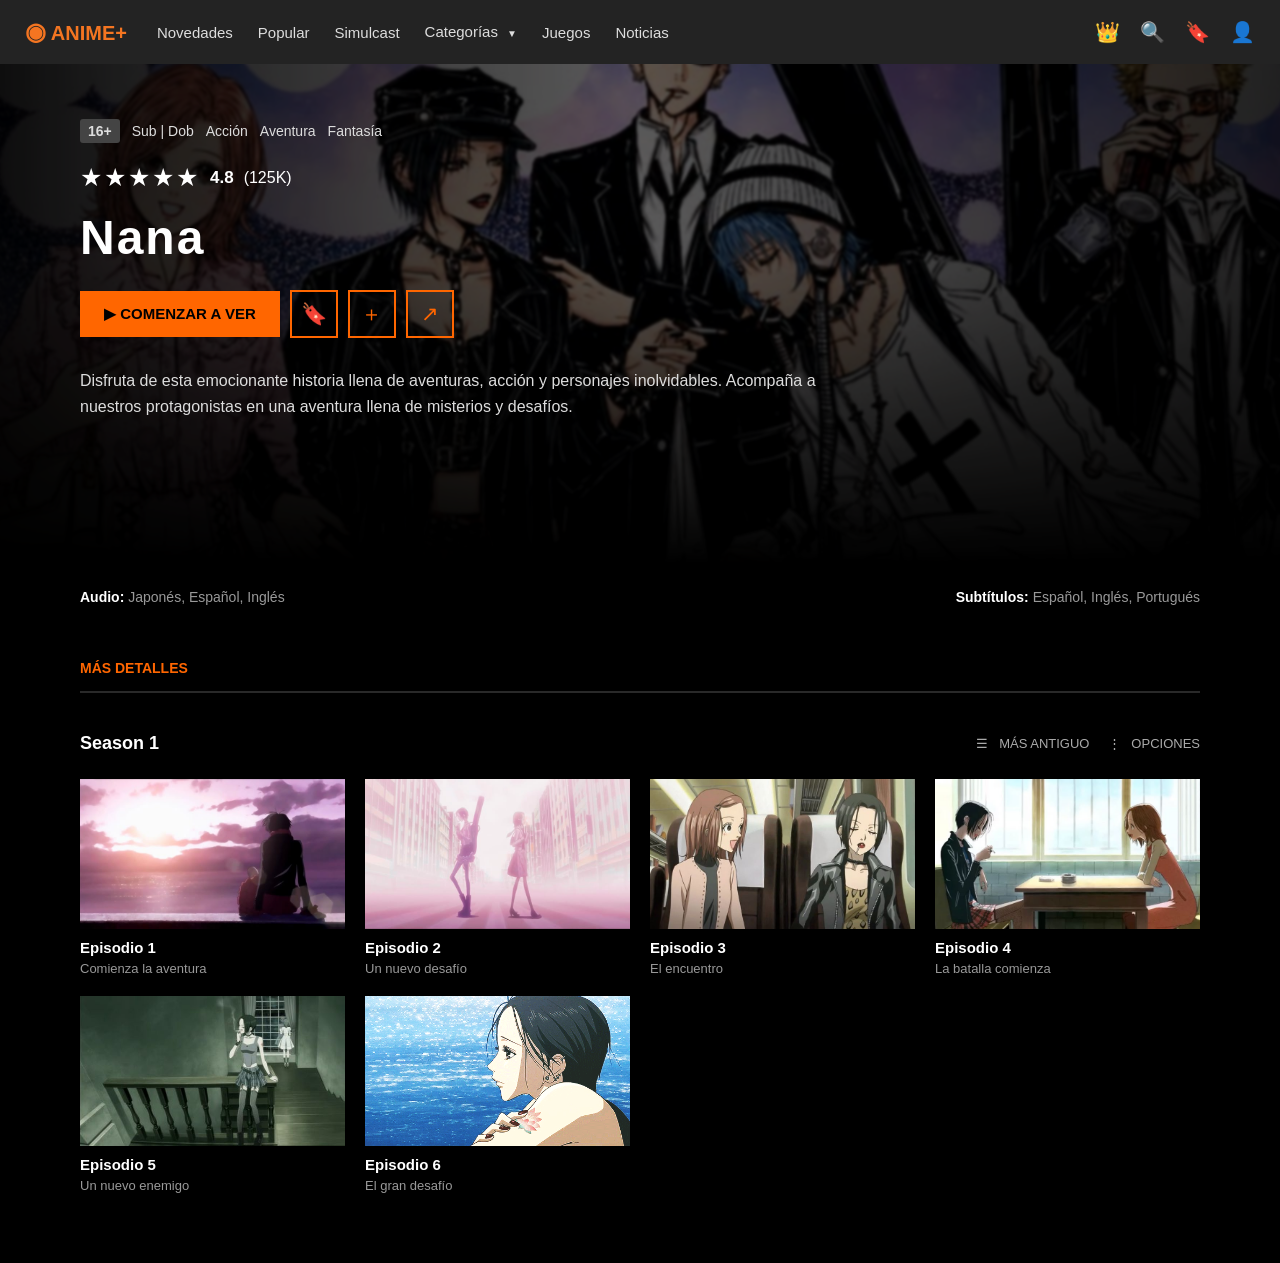
<file: nana.html>
<!DOCTYPE html>
<html lang="es">

<head>
    <meta charset="UTF-8">
    <meta name="viewport" content="width=device-width, initial-scale=1.0">

    <title> Nana </title>

    <link rel="stylesheet" href="nana.css">
</head>

<body>

    <!-- ================= NAVBAR ================= -->

   <nav class="navbar">

    <div class="logo">
        <span>◉</span> ANIME+
    </div>

    <div class="enlaces">
        <a href="novedades.html">Novedades</a>
        <a href="popular.html">Popular</a>
        <a href="simulcast.html">Simulcast</a>
        
        <div class="categoria-menu">
        <button class="categoria-btn" onclick="mostrarCategorias()">
        Categorías <span>▼</span>

    </button>

    <div class="generos" id="generos">

        <a href="accion.html">Acción</a>
        <a href="aventura.html">Aventura</a>
        <a href="comedia.html">Comedia</a>
        <a href="drama.html">Drama</a>
        <a href="fantasia.html">Fantasía</a>
        <a href="romance.html">Romance</a>
        <a href="deportes.html">Deportes</a>
        <a href="ciencia-ficcion.html">Ciencia ficción</a>
        <a href="sobrenatural.html">Sobrenatural</a>

    </div>

</div>
        <a href="juegos.html">Juegos</a>
        <a href="noticias.html">Noticias</a>
    </div>

    <div class="iconos">
        <span>👑</span>
        <span>🔍</span>
        <span>🔖</span>
        <span>👤</span>
    </div>

</nav>

    <!-- ================= PORTADA DEL ANIME ================= -->

    <section class="anime-portada">

        <div class="fondo"></div>

        <div class="informacion">

            <div class="datos">

                <span class="edad">16+</span>

                <span>Sub | Dob</span>

                <span>Acción</span>

                <span>Aventura</span>

                <span>Fantasía</span>

            </div>


            <div class="valoracion">

                <span class="estrellas">★★★★★</span>

                <strong>4.8</strong>

                <span>(125K)</span>

            </div>


            <h1>  Nana </h1>


            <div class="botones">

                <button class="btn-ver" onclick="verAnime()">
                    ▶ COMENZAR A VER
                </button>

                <button class="btn-icono">
                    🔖
                </button>

                <button class="btn-icono">
                    ＋
                </button>

                <button class="btn-icono">
                    ↗
                </button>

            </div>


            <p class="descripcion">

                Disfruta de esta emocionante historia llena de
                aventuras, acción y personajes inolvidables.
                Acompaña a nuestros protagonistas en una
                aventura llena de misterios y desafíos.

            </p>

        </div>

    </section>


    <!-- ================= INFORMACIÓN ================= -->

    <section class="informacion-extra">

        <div>

            <strong>Audio:</strong>

            Japonés, Español, Inglés

        </div>


        <div>

            <strong>Subtítulos:</strong>

            Español, Inglés, Portugués

        </div>

    </section>


    <!-- ================= MÁS DETALLES ================= -->

    <section class="detalles">

        <h2>MÁS DETALLES</h2>

        <div class="linea"></div>

    </section>


    

    <!-- ================= EPISODIOS ================= -->

    <section class="episodios">

        <div class="titulo-episodios">

            <h2>
                Season 1
            </h2>

            <div>
                ☰ &nbsp; MÁS ANTIGUO
                &nbsp;&nbsp;&nbsp;
                ⋮ &nbsp; OPCIONES
            </div>

        </div>


        <div class="episodios-grid">


            <!-- EPISODIO 1 -->

            <div class="episodio">

                <img src="nana 1.jpg" alt="Episodio 1">

                <h3>Episodio 1</h3>

                <p>Comienza la aventura</p>

            </div>


            <!-- EPISODIO 2 -->

            <div class="episodio">

                <img src="nana2.jpg" alt="Episodio 2">

                <h3>Episodio 2</h3>

                <p>Un nuevo desafío</p>

            </div>


            <!-- EPISODIO 3 -->

            <div class="episodio">

                <img src="nana3.jpg" alt="Episodio 3">

                <h3>Episodio 3</h3>

                <p>El encuentro</p>

            </div>


            <!-- EPISODIO 4 -->

            <div class="episodio">

                <img src="nana4.jpg" alt="Episodio 4">

                <h3>Episodio 4</h3>

                <p>La batalla comienza</p>

            </div>


            <!-- EPISODIO 5 -->

            <div class="episodio">

                <img src="nana5.jpg" alt="Episodio 5">

                <h3>Episodio 5</h3>

                <p>Un nuevo enemigo</p>

            </div>


            <!-- EPISODIO 6 -->

            <div class="episodio">

                <img src="nana6.gif" alt="Episodio 6">

                <h3>Episodio 6</h3>

                <p>El gran desafío</p>

            </div>

        </div>

    </section>


    <!-- ================= JAVASCRIPT ================= -->

    <script>

        function verAnime() {

            alert("¡El episodio comenzará pronto!");

        }

    </script>


    <script>

         function verAnime() {

         alert("¡El episodio comenzará pronto!");

         }


         function mostrarCategorias() {

         const generos = document.getElementById("generos");

         generos.classList.toggle("mostrar");
 
        }

    </script>




</body>

</html>
</file>
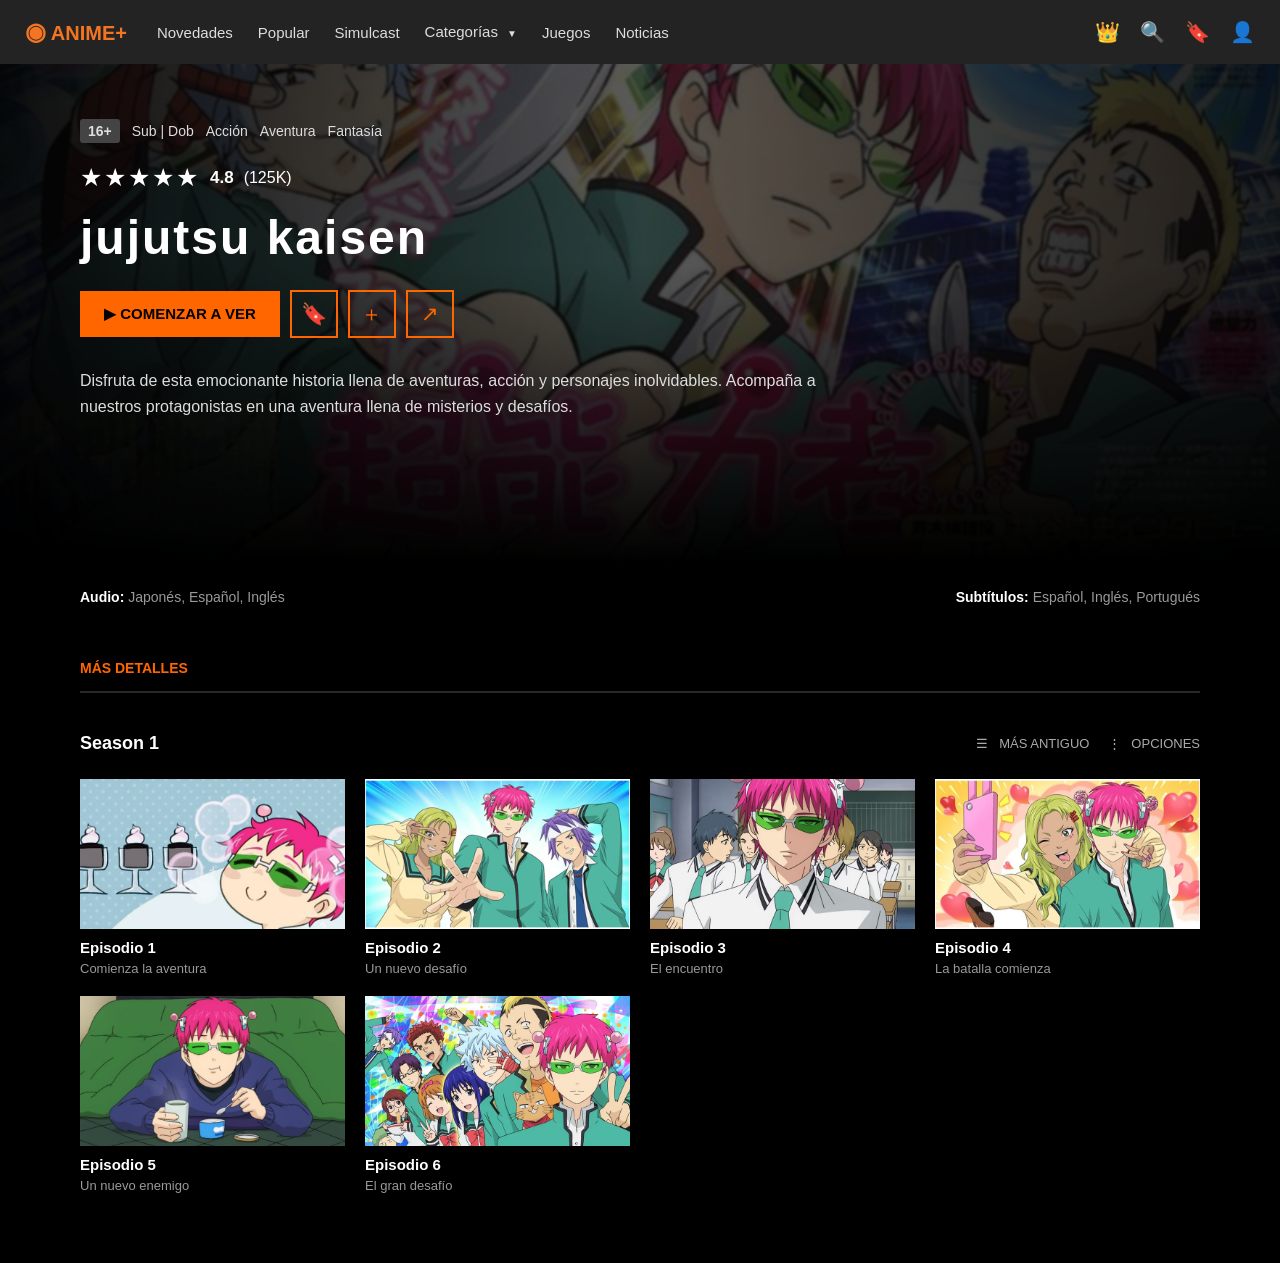
<file: saiki.html>
<!DOCTYPE html>
<html lang="es">

<head>
    <meta charset="UTF-8">
    <meta name="viewport" content="width=device-width, initial-scale=1.0">

    <title> jujutsu kainsen </title>

    <link rel="stylesheet" href="saiki.css">
</head>

<body>

    <!-- ================= NAVBAR ================= -->

   <nav class="navbar">

    <div class="logo">
        <span>◉</span> ANIME+
    </div>

    <div class="enlaces">
        <a href="novedades.html">Novedades</a>
        <a href="popular.html">Popular</a>
        <a href="simulcast.html">Simulcast</a>
        
        <div class="categoria-menu">
        <button class="categoria-btn" onclick="mostrarCategorias()">
        Categorías <span>▼</span>

    </button>

    <div class="generos" id="generos">

        <a href="accion.html">Acción</a>
        <a href="aventura.html">Aventura</a>
        <a href="comedia.html">Comedia</a>
        <a href="drama.html">Drama</a>
        <a href="fantasia.html">Fantasía</a>
        <a href="romance.html">Romance</a>
        <a href="deportes.html">Deportes</a>
        <a href="ciencia-ficcion.html">Ciencia ficción</a>
        <a href="sobrenatural.html">Sobrenatural</a>

    </div>

</div>
        <a href="juegos.html">Juegos</a>
        <a href="noticias.html">Noticias</a>
    </div>

    <div class="iconos">
        <span>👑</span>
        <span>🔍</span>
        <span>🔖</span>
        <span>👤</span>
    </div>

</nav>

    <!-- ================= PORTADA DEL ANIME ================= -->

    <section class="anime-portada">

        <div class="fondo"></div>

        <div class="informacion">

            <div class="datos">

                <span class="edad">16+</span>

                <span>Sub | Dob</span>

                <span>Acción</span>

                <span>Aventura</span>

                <span>Fantasía</span>

            </div>


            <div class="valoracion">

                <span class="estrellas">★★★★★</span>

                <strong>4.8</strong>

                <span>(125K)</span>

            </div>


            <h1> jujutsu kaisen </h1>


            <div class="botones">

                <button class="btn-ver" onclick="verAnime()">
                    ▶ COMENZAR A VER
                </button>

                <button class="btn-icono">
                    🔖
                </button>

                <button class="btn-icono">
                    ＋
                </button>

                <button class="btn-icono">
                    ↗
                </button>

            </div>


            <p class="descripcion">

                Disfruta de esta emocionante historia llena de
                aventuras, acción y personajes inolvidables.
                Acompaña a nuestros protagonistas en una
                aventura llena de misterios y desafíos.

            </p>

        </div>

    </section>


    <!-- ================= INFORMACIÓN ================= -->

    <section class="informacion-extra">

        <div>

            <strong>Audio:</strong>

            Japonés, Español, Inglés

        </div>


        <div>

            <strong>Subtítulos:</strong>

            Español, Inglés, Portugués

        </div>

    </section>


    <!-- ================= MÁS DETALLES ================= -->

    <section class="detalles">

        <h2>MÁS DETALLES</h2>

        <div class="linea"></div>

    </section>


    

    <!-- ================= EPISODIOS ================= -->

    <section class="episodios">

        <div class="titulo-episodios">

            <h2>
                Season 1
            </h2>

            <div>
                ☰ &nbsp; MÁS ANTIGUO
                &nbsp;&nbsp;&nbsp;
                ⋮ &nbsp; OPCIONES
            </div>

        </div>


        <div class="episodios-grid">


            <!-- EPISODIO 1 -->

            <div class="episodio">

                <img src="./49469295898022865.jpg" alt="Episodio 1">

                <h3>Episodio 1</h3>

                <p>Comienza la aventura</p>

            </div>


            <!-- EPISODIO 2 -->

            <div class="episodio">

                <img src="./5981411997145562.jpg" alt="Episodio 2">

                <h3>Episodio 2</h3>

                <p>Un nuevo desafío</p>

            </div>


            <!-- EPISODIO 3 -->

            <div class="episodio">

                <img src="saiki k official art.jpg" alt="Episodio 3">

                <h3>Episodio 3</h3>

                <p>El encuentro</p>

            </div>


            <!-- EPISODIO 4 -->

            <div class="episodio">

                <img src="Saiki Kusuo_Gallery.jpg" alt="Episodio 4">

                <h3>Episodio 4</h3>

                <p>La batalla comienza</p>

            </div>


            <!-- EPISODIO 5 -->

            <div class="episodio">

                <img src="./アニメ「斉木楠雄のΨ難」公式アカウント (@saikikusuo_PR) _ X.jpg" alt="Episodio 5">

                <h3>Episodio 5</h3>

                <p>Un nuevo enemigo</p>

            </div>


            <!-- EPISODIO 6 -->

            <div class="episodio">

                <img src="./斉木楠雄の災難.jpg" alt="Episodio 6">

                <h3>Episodio 6</h3>

                <p>El gran desafío</p>

            </div>

        </div>

    </section>


    <!-- ================= JAVASCRIPT ================= -->

    <script>

        function verAnime() {

            alert("¡El episodio comenzará pronto!");

        }

    </script>


    <script>

         function verAnime() {

         alert("¡El episodio comenzará pronto!");

         }


         function mostrarCategorias() {

         const generos = document.getElementById("generos");

         generos.classList.toggle("mostrar");
 
        }

    </script>




</body>

</html>
</file>
<file: estilo3.css>
* {
    margin: 0;
    padding: 0;
    box-sizing: border-box;
}

body {
    font-family: Arial, Helvetica, sans-serif;
    background: #000;
    color: white;
    overflow-x: hidden;
}

.btn-contacto {
    color: white;
    text-decoration: none;
    font-weight: bold;
    font-size: 14px;
    padding: 10px 18px;
}

.btn-contacto:hover {
    color: #f47521;
}



/* =========================
   FORMULARIO DE CONTACTO
========================= */

.contacto {
    padding: 70px 20px;
    background: #000;
    text-align: center;
}

.contacto h2 {
    color: white;
    font-size: 32px;
    margin-bottom: 10px;
}

.contacto p {
    color: #aaa;
    margin-bottom: 30px;
}

.formulario-contacto {
    max-width: 700px;
    margin: 0 auto;
    display: grid;
    grid-template-columns: 1fr 1fr;
    gap: 15px;
}

.formulario-contacto input,
.formulario-contacto textarea {
    width: 100%;
    padding: 14px;
    background: #181818;
    color: white;
    border: 1px solid #444;
    border-radius: 5px;
    font-family: Arial, sans-serif;
}

.formulario-contacto textarea {
    grid-column: 1 / 3;
    min-height: 120px;
    resize: vertical;
}

.formulario-contacto input:focus,
.formulario-contacto textarea:focus {
    outline: none;
    border-color: #f47521;
}

.formulario-contacto button {
    grid-column: 1 / 3;
    padding: 14px;
    background: #f47521;
    color: #000;
    border: none;
    border-radius: 5px;
    font-weight: bold;
    cursor: pointer;
}

.formulario-contacto button:hover {
    background: #ff8a3d;
}

/* Adaptación para celular */
@media (max-width: 768px) {
    .formulario-contacto {
        grid-template-columns: 1fr;
    }

    .formulario-contacto textarea,
    .formulario-contacto button {
        grid-column: 1;
    }
}





/* =========================
   BARRA SUPERIOR (HEADER)
========================= */



.navbar-landing {
    height: 70px;
    padding: 0 40px;
    display: flex;
    justify-content: space-between;
    align-items: center;
    position: absolute;
    top: 0;
    left: 0;
    width: 100%;
    z-index: 50;
    background: linear-gradient(to bottom, rgba(0,0,0,0.85), transparent);
}

.logo {
    color: #f47521;
    font-size: 22px;
    font-weight: bold;
    display: flex;
    align-items: center;
    gap: 8px;
    cursor: pointer;
}

.logo-icon {
    font-size: 24px;
}

.botones-landing {
    display: flex;
    gap: 15px;
    align-items: center;
}

.btn-acceder {
    background: transparent;
    border: 2px solid #fff;
    color: #fff;
    font-weight: bold;
    padding: 10px 22px;
    border-radius: 20px;
    cursor: pointer;
    font-size: 13px;
    transition: 0.2s;
}

.btn-acceder:hover {
    background: rgba(255,255,255,0.2);
}

.btn-prueba-naranja {
    background: #f47521;
    border: none;
    color: #000;
    font-weight: bold;
    padding: 12px 24px;
    border-radius: 20px;
    cursor: pointer;
    font-size: 13px;
    transition: 0.2s;
}

.btn-prueba-naranja:hover {
    background: #ff8a3d;
}

/* =========================
   HERO / PORTADA PRINCIPAL
========================= */

.hero-welcome {
    position: relative;
    height: 90vh;
    min-height: 600px;
    display: flex;
    align-items: center;
    justify-content: flex-start;
    padding: 0 60px;
    overflow: hidden;
}

.grid-mosaico {
    position: absolute;
    top: -10%;
    right: -10%;
    width: 80%;
    height: 120%;
    display: grid;
    grid-template-columns: repeat(3, 1fr);
    gap: 15px;
    transform: rotate(-6deg) scale(1.1);
    opacity: 0.45;
}

.grid-mosaico img {
    width: 100%;
    height: 100%;
    object-fit: cover;
    border-radius: 8px;
}

.hero-overlay {
    position: absolute;
    top: 0;
    left: 0;
    width: 100%;
    height: 100%;
    background: linear-gradient(90deg, #000 35%, rgba(0,0,0,0.6) 70%, transparent 100%),
                linear-gradient(0deg, #000 0%, transparent 40%);
}

.contenido-welcome {
    position: relative;
    z-index: 10;
    max-width: 650px;
}

.contenido-welcome h1 {
    font-size: 54px;
    line-height: 1.1;
    font-weight: 800;
    margin-bottom: 20px;
    color: #fff;
}

.contenido-welcome p {
    font-size: 18px;
    color: #ccc;
    margin-bottom: 30px;
    line-height: 1.4;
}

.btn-prueba-gigante {
    background: #f47521;
    color: #000;
    border: none;
    padding: 18px 36px;
    font-size: 16px;
    font-weight: bold;
    border-radius: 4px;
    cursor: pointer;
    transition: 0.2s;
}

.btn-prueba-gigante:hover {
    background: #ff8a3d;
    transform: translateY(-2px);
}

/* =========================
   PLANES DE SUSCRIPCIÓN
========================= */

.planes-section {
    padding: 80px 40px;
    background: #141519;
    text-align: center;
}

.planes-section h2 {
    font-size: 36px;
    margin-bottom: 12px;
}

.subtitle {
    color: #aaa;
    font-size: 16px;
    margin-bottom: 50px;
}

.cards-grid {
    display: flex;
    justify-content: center;
    gap: 30px;
    flex-wrap: wrap;
    max-width: 1200px;
    margin: 0 auto;
}

.plan-card {
    background: #000;
    border: 1px solid #23252b;
    border-radius: 8px;
    padding: 35px 25px;
    width: 320px;
    display: flex;
    flex-direction: column;
    justify-content: space-between;
    position: relative;
    transition: 0.3s;
}

.plan-card:hover {
    border-color: #f47521;
}

.plan-card.popular {
    border: 2px solid #f47521;
    transform: scale(1.04);
}

.popular-tag {
    position: absolute;
    top: -14px;
    left: 50%;
    transform: translateX(-50%);
    background: #f47521;
    color: #000;
    font-weight: bold;
    font-size: 12px;
    padding: 4px 14px;
    border-radius: 12px;
}

.plan-header h3 {
    font-size: 22px;
    margin-bottom: 15px;
}

.plan-precio {
    font-size: 32px;
    font-weight: bold;
    color: #f47521;
    margin-bottom: 25px;
}

.plan-precio span {
    font-size: 14px;
    color: #aaa;
    font-weight: normal;
}

.plan-features {
    list-style: none;
    text-align: left;
    margin-bottom: 30px;
}

.plan-features li {
    font-size: 14px;
    color: #ccc;
    margin-bottom: 12px;
    display: flex;
    align-items: center;
    gap: 10px;
}

.plan-features li::before {
    content: "✓";
    color: #f47521;
    font-weight: bold;
}

.btn-plan {
    background: transparent;
    border: 2px solid #f47521;
    color: #f47521;
    font-weight: bold;
    padding: 14px 0;
    width: 100%;
    border-radius: 4px;
    cursor: pointer;
    transition: 0.2s;
}

.btn-plan:hover {
    background: rgba(244,117,33,0.1);
}

.btn-popular {
    background: #f47521;
    color: #000;
}

.btn-popular:hover {
    background: #ff8a3d;
}


/* CATÁLOGO DE ANIMES */

.anime-section {
    padding: 20px 40px;
    background: #000;
}

.anime-section h2 {
    font-size: 28px;
    margin-bottom: 8px;
}

.anime-subtitle {
    color: #aaa;
    font-size: 14px;
    margin-bottom: 25px;
    text-align: center;
}

.anime-grid {
    display: flex;
    justify-content: space-between;
    gap: 25px;
    max-width: 1400px;
    margin: 0 auto;
    overflow: visible;
}

.anime-card {
    min-width: 140px;
    text-decoration: none;
    color: white;
}

.anime-card img {
    width: 140px;
    height: 200px;
    object-fit: cover;
}

.anime-card h3 {
    font-size: 14px;
    margin-top: 8px;
}

.anime-card p {
    color: #888;
    font-size: 12px;
    margin-top: 5px;
}



/* =========================
   SECCIÓN GÉNEROS
========================= */

.generos-section {
    padding: 20px 40px 25px;
    background: #000;
    text-align: center;
}

.generos-section h2 {
    font-size: 32px;
    margin-bottom: 30px;
}

.generos-grid {
    display: flex;
    flex-wrap: wrap;
    gap: 15px;
    justify-content: center;
    max-width: 900px;
    margin: 0 auto;
}

.genero-badge {
    background: #141519;
    border: 1px solid #333;
    padding: 12px 24px;
    border-radius: 20px;
    font-size: 14px;
    font-weight: bold;
    color: #ddd;
    cursor: pointer;
    transition: 0.2s;
}

.genero-badge:hover {
    border-color: #f47521;
    color: #f47521;
}

/* =========================
   PREGUNTAS FRECUENTES (FAQ)
========================= */

.faq-section {
    padding: 80px 40px;
    background: #141519;
    max-width: 900px;
    margin: 0 auto;
}

.faq-section h2 {
    font-size: 36px;
    text-align: center;
    margin-bottom: 40px;
}

.faq-list {
    display: flex;
    flex-direction: column;
    gap: 15px;
}

.faq-item {
    background: #000;
    border: 1px solid #23252b;
    border-radius: 6px;
    overflow: hidden;
}

.faq-question {
    padding: 20px 25px;
    font-size: 18px;
    font-weight: bold;
    display: flex;
    justify-content: space-between;
    align-items: center;
    cursor: pointer;
}

.faq-icon {
    font-size: 22px;
    color: #f47521;
    transition: transform 0.3s;
}

.faq-answer {
    padding: 0 25px;
    max-height: 0;
    overflow: hidden;
    color: #aaa;
    font-size: 14px;
    line-height: 1.6;
    transition: all 0.3s ease-in-out;
}

.faq-item.active .faq-answer {
    padding: 0 25px 20px 25px;
    max-height: 200px;
}

.faq-item.active .faq-icon {
    transform: rotate(45deg);
}

/* =========================
   DISPOSITIVOS COMPATIBLES
========================= */

.dispositivos-section {
    padding: 80px 40px;
    background: #000;
    text-align: center;
}

.dispositivos-section h2 {
    font-size: 32px;
    margin-bottom: 12px;
}

.dispositivos-grid {
    display: flex;
    justify-content: center;
    gap: 30px;
    flex-wrap: wrap;
    max-width: 1000px;
    margin: 40px auto 0;
}

.dispositivo-card {
    background: #141519;
    padding: 30px 20px;
    border-radius: 8px;
    width: 210px;
    border: 1px solid #222;
}

.disp-icon {
    font-size: 36px;
    margin-bottom: 15px;
    display: block;
}

.dispositivo-card h4 {
    font-size: 16px;
    margin-bottom: 8px;
}

.dispositivo-card p {
    color: #888;
    font-size: 13px;
}

/* =========================
   AVISO LEGAL & COOKIES
========================= */

.legal-disclaimer {
    text-align: center;
    padding: 20px 40px 120px;
    color: #777;
    font-size: 12px;
    background: #000;
}

.cookies {
    position: fixed;
    bottom: 0;
    left: 0;
    width: 100%;
    padding: 16px 40px;
    background: #000;
    border-top: 1px solid #222;
    display: flex;
    align-items: center;
    justify-content: space-between;
    gap: 30px;
    z-index: 200;
}

.cookies p {
    max-width: 900px;
    color: #ccc;
    font-size: 11px;
    line-height: 1.5;
}

.cookies a {
    color: #00aeef;
    text-decoration: underline;
}

.cookies button {
    padding: 12px 28px;
    background: #00aeef;
    color: #000;
    border: none;
    font-weight: bold;
    font-size: 13px;
    cursor: pointer;
    white-space: nowrap;
}

.cookies button:hover {
    background: #33c2ff;
}

/* =========================
   RESPONSIVO (MÓVIL)
========================= */

@media (max-width: 768px) {
    .navbar-landing {
        padding: 0 20px;
    }

    .contenido-welcome h1 {
        font-size: 36px;
    }

    .hero-welcome {
        padding: 0 20px;
    }

    .plan-card.popular {
        transform: scale(1);
    }

    .cookies {
        flex-direction: column;
        padding: 15px;
    }

    .cookies button {
        width: 100%;
    }
}



/* =========================
   NOVEDADES
========================= */

.anime-section {
    padding: 30px 40px;
    background: #000;
}

.anime-section h2 {
    text-align: center;
    font-size: 28px;
    margin-bottom: 8px;
}

.anime-subtitle {
    text-align: center;
    color: #aaa;
    font-size: 14px;
    margin-bottom: 25px;
}


/* CARRUSEL */

.anime-carrusel {
    display: flex;
    align-items: center;
    gap: 15px;
    width: 100%;
}


/* ANIMES */

.anime-grid {
    display: flex;
    gap: 25px;

    overflow: hidden;

    flex: 1;
    max-width: 1050px;

    margin: auto;

    scroll-behavior: smooth;
}


/* TARJETAS */

.anime-card {
    min-width: 200px;

    color: white;
    text-decoration: none;
}

.anime-card img {
    width: 200px;
    height: 280px;

    object-fit: cover;
    display: block;

    border-radius: 4px;
}

.anime-card h3 {
    font-size: 14px;
    margin-top: 8px;
}

.anime-card p {
    color: #888;
    font-size: 12px;
    margin-top: 5px;
}


/* FLECHAS */

.flecha {
    width: 45px;
    height: 70px;

    flex-shrink: 0;

    background: #141519;
    color: white;

    border: none;
    border-radius: 5px;

    font-size: 40px;

    cursor: pointer;
}

.flecha:hover {
    background: #f47521;
    color: #000;
}





.circulo-acceder {
    width: 42px;
    height: 42px;
    border-radius: 50%;
    border: none;
    background: #2a2a2a;
    color: white;
    font-size: 20px;
    cursor: pointer;
    transition: 0.3s;
}

.circulo-acceder:hover {
    background: #f47521;
}
</file>
<file: acceder.css>
* {
    margin: 0;
    padding: 0;
    box-sizing: border-box;
}

body {
    font-family: Arial, Helvetica, sans-serif;
    background: #000;
    color: white;
}

header {
    height: 70px;
    display: flex;
    justify-content: center;
    align-items: center;
    background: #111;
}

.logo {
    color: #f47521;
    font-size: 22px;
    font-weight: bold;
}

.login-container {
    min-height: calc(100vh - 140px);
    display: flex;
    justify-content: center;
    align-items: center;
}

.login-box {
    width: 400px;
    padding: 40px;
}

.login-box h1 {
    text-align: center;
    margin-bottom: 35px;
    font-size: 32px;
}

.login-box label {
    display: block;
    margin-bottom: 8px;
    font-size: 14px;
}

.login-box input {
    width: 100%;
    padding: 14px;
    margin-bottom: 22px;
    background: #181818;
    border: 1px solid #555;
    border-radius: 4px;
    color: white;
    outline: none;
}

.login-box input:focus {
    border-color: #f47521;
}

.btn-acceder {
    width: 100%;
    padding: 14px;
    background: #f47521;
    border: none;
    border-radius: 5px;
    font-weight: bold;
    cursor: pointer;
    margin-top: 5px;
}

.btn-acceder:hover {
    background: #ff8a3d;
}

.olvidaste {
    display: block;
    text-align: center;
    color: #f47521;
    margin-top: 20px;
    text-decoration: none;
    font-size: 14px;
}

.separador {
    height: 1px;
    background: #333;
    margin: 30px 0;
}

.login-box p {
    text-align: center;
    color: #aaa;
    margin-bottom: 15px;
}

.btn-crear {
    width: 100%;
    padding: 14px;
    background: transparent;
    border: 1px solid #f47521;
    color: #f47521;
    border-radius: 5px;
    font-weight: bold;
    cursor: pointer;
}

.btn-crear:hover {
    background: #f47521;
    color: #000;
}

footer {
    height: 70px;
    display: flex;
    justify-content: center;
    align-items: center;
    gap: 30px;
    color: #777;
    font-size: 12px;
}

.formulario-registro {
    display: none;
}
</file>
<file: contacto.css>
* {
    margin: 0;
    padding: 0;
    box-sizing: border-box;
}

body {
    font-family: Arial, Helvetica, sans-serif;
    background: #000;
    color: white;
}

/* BARRA SUPERIOR */

.navbar-contacto {
    height: 70px;
    padding: 0 50px;
    display: flex;
    align-items: center;
    justify-content: space-between;
    background: #111;
    border-bottom: 1px solid #222;
}

.logo {
    color: #f47521;
    font-size: 22px;
    font-weight: bold;
}

.logo-icon {
    color: #f47521;
}

.btn-inicio {
    color: white;
    text-decoration: none;
    font-size: 14px;
    font-weight: bold;
    padding: 10px 20px;
}

.btn-inicio:hover {
    color: #f47521;
}

/* CONTACTO */

.contacto {
    min-height: calc(100vh - 140px);
    display: flex;
    justify-content: center;
    align-items: center;
    padding: 60px 20px;
}

.contacto-contenido {
    width: 100%;
    max-width: 650px;
    text-align: center;
}

.contacto h1 {
    font-size: 40px;
    margin-bottom: 12px;
}

.contacto p {
    color: #aaa;
    margin-bottom: 35px;
}

/* FORMULARIO */

.formulario-contacto {
    background: #111;
    padding: 35px;
    border-radius: 8px;
    text-align: left;
    border: 1px solid #222;
}

.campo {
    margin-bottom: 20px;
}

.campo label {
    display: block;
    margin-bottom: 8px;
    font-size: 14px;
}

.campo input,
.campo textarea {
    width: 100%;
    padding: 14px;
    background: #181818;
    color: white;
    border: 1px solid #444;
    border-radius: 5px;
    outline: none;
}

.campo input:focus,
.campo textarea:focus {
    border-color: #f47521;
}

.campo textarea {
    height: 130px;
    resize: none;
}

.formulario-contacto button {
    width: 100%;
    padding: 14px;
    background: #f47521;
    border: none;
    border-radius: 5px;
    color: #000;
    font-weight: bold;
    cursor: pointer;
}

.formulario-contacto button:hover {
    background: #ff8a3d;
}

/* PIE */

footer {
    height: 70px;
    display: flex;
    align-items: center;
    justify-content: center;
    color: #777;
    font-size: 12px;
}

/* CELULAR */

@media (max-width: 768px) {

    .navbar-contacto {
        padding: 0 20px;
    }

    .contacto h1 {
        font-size: 32px;
    }

    .formulario-contacto {
        padding: 25px;
    }
}



.btn-inicio {
    display: inline-block;
    padding: 10px 18px;
    background: #f47521;
    color: #000;
    text-decoration: none;
    border-radius: 5px;
    font-weight: bold;
    font-size: 14px;
}

.btn-inicio:hover {
    background: #ff8a3d;
}
</file>
<file: dazai.css>
* {
    margin: 0;
    padding: 0;
    box-sizing: border-box;
}

body {
    background: #000;
    color: white;
    font-family: Arial, Helvetica, sans-serif;
}


/* ================= NAVBAR ================= */

.navbar {
    height: 64px;
    background: #232323;

    display: flex;
    align-items: center;

    padding: 0 25px;

    position: relative;
    z-index: 10;
}


.logo {
    color: #f47521;
    font-size: 20px;
    font-weight: bold;

    margin-right: 45px;
}

.logo span {
    font-size: 24px;
}


.enlaces {
    display: flex;
    gap: 32px;
}


.enlaces a {
    color: #ddd;
    text-decoration: none;
    font-size: 15px;
}


.enlaces a:hover {
    color: #f47521;
}


.iconos {
    margin-left: auto;

    display: flex;
    gap: 25px;

    font-size: 20px;
}



.navbar {
    height: 64px;
    background: #232323;

    display: flex;
    align-items: center;

    padding: 0 25px;

    position: relative;
    z-index: 10;
}

.logo {
    color: #f47521;
    font-size: 20px;
    font-weight: bold;

    margin-right: 30px;
    white-space: nowrap;
}

.logo span {
    font-size: 24px;
}

.enlaces {
    display: flex;
    align-items: center;
    gap: 25px;
}

.enlaces a {
    color: #ddd;
    text-decoration: none;
    font-size: 15px;
    white-space: nowrap;
}

.enlaces a:hover {
    color: #f47521;
}

.iconos {
    margin-left: auto;

    display: flex;
    gap: 20px;

    font-size: 20px;
}



/* ================= PORTADA ================= */

.anime-portada {
    position: relative;

    min-height: 500px;

    overflow: hidden;
}


.fondo {

    position: absolute;

    inset: 0;

    background-image:
        linear-gradient(
            to right,
            rgba(0,0,0,0.95),
            rgba(0,0,0,0.55),
            rgba(0,0,0,0.85)
        ),
        linear-gradient(
            to top,
            #000 2%,
            transparent 60%
        ),
        url("./189995678026381835.jpg");

    background-size: cover;

    background-position: center;

    filter: blur(1px);

    transform: scale(1.05);

    opacity: 0.8;
}


.informacion {

    position: relative;

    z-index: 2;

    padding: 55px 80px;

    max-width: 900px;
}


/* ================= DATOS ================= */

.datos {

    display: flex;

    align-items: center;

    gap: 12px;

    margin-bottom: 20px;

    color: #ddd;

    font-size: 14px;
}


.edad {

    background: #444;

    padding: 4px 8px;

    border-radius: 3px;

    font-weight: bold;
}


/* ================= VALORACIÓN ================= */

.valoracion {

    display: flex;

    align-items: center;

    gap: 10px;

    margin-bottom: 18px;
}


.estrellas {

    color: white;

    font-size: 25px;

    letter-spacing: 2px;
}


.valoracion strong {

    color: white;

    font-size: 17px;
}


/* ================= TÍTULO ================= */

.informacion h1 {

    font-size: 48px;

    margin-bottom: 25px;

    letter-spacing: 2px;
}


/* ================= BOTONES ================= */

.botones {

    display: flex;

    align-items: center;

    gap: 10px;

    margin-bottom: 30px;
}


.btn-ver {

    background: #ff6600;

    color: #000;

    border: none;

    padding: 14px 24px;

    font-weight: bold;

    font-size: 15px;

    cursor: pointer;
}


.btn-ver:hover {

    background: #ff7b22;
}


.btn-icono {

    width: 48px;

    height: 48px;

    background: transparent;

    border: 2px solid #ff6600;

    color: #ff6600;

    font-size: 21px;

    cursor: pointer;
}


.btn-icono:hover {

    background: #ff6600;

    color: #000;
}


/* ================= DESCRIPCIÓN ================= */

.descripcion {

    max-width: 750px;

    line-height: 1.6;

    font-size: 16px;

    color: #ddd;
}


/* ================= INFORMACIÓN EXTRA ================= */

.informacion-extra {

    display: flex;

    justify-content: space-between;

    gap: 50px;

    padding: 25px 80px 35px;

    background: #000;

    color: #999;

    font-size: 14px;
}


.informacion-extra strong {

    color: white;
}


/* ================= MÁS DETALLES ================= */

.detalles {

    padding: 20px 80px;
}


.detalles h2 {

    color: #ff6600;

    font-size: 14px;

    margin-bottom: 15px;
}


.linea {

    height: 2px;

    background: #292929;

    width: 100%;
}


/* ================= PREMIUM ================= */

.premium-banner {

    max-width: 1100px;

    margin: 55px auto;

    min-height: 105px;

    padding: 20px 35px;

    display: flex;

    align-items: center;

    gap: 25px;

    background:
        linear-gradient(
            90deg,
            #087a78,
            #063f40,
            #062727
        );

    border-radius: 2px;
}


.corona {

    font-size: 60px;
}


.premium-texto {

    flex: 1;
}


.premium-texto h2 {

    font-size: 18px;

    margin-bottom: 8px;
}


.premium-texto p {

    font-size: 14px;

    color: #ddd;
}


.premium-banner button {

    background: #ffb400;

    border: none;

    padding: 15px 25px;

    font-weight: bold;

    cursor: pointer;
}


.premium-banner button:hover {

    background: #ffc933;
}


/* ================= EPISODIOS ================= */

.episodios {

    padding: 20px 80px 70px;
}


.titulo-episodios {

    display: flex;

    justify-content: space-between;

    align-items: center;

    margin-bottom: 25px;
}


.titulo-episodios h2 {

    font-size: 18px;
}


.titulo-episodios div {

    color: #aaa;

    font-size: 13px;
}


/* ================= GRID ================= */

.episodios-grid {

    display: grid;

    grid-template-columns:
        repeat(4, 1fr);

    gap: 20px;
}


/* ================= TARJETA ================= */

.episodio {

    cursor: pointer;

    transition: transform 0.2s;
}


.episodio:hover {

    transform: scale(1.03);
}


.episodio img {

    width: 100%;

    height: 150px;

    object-fit: cover;

    display: block;
}


.episodio h3 {

    font-size: 15px;

    margin-top: 10px;
}


.episodio p {

    color: #999;

    font-size: 13px;

    margin-top: 5px;
}


/* ================= RESPONSIVE ================= */

@media (max-width: 900px) {

    .enlaces {
        display: none;
    }

    .informacion {
        padding: 40px 30px;
    }

    .informacion-extra {
        padding: 25px 30px;
        flex-direction: column;
    }

    .detalles {
        padding: 20px 30px;
    }

    .episodios {
        padding: 20px 30px;
    }

    .episodios-grid {
        grid-template-columns:
            repeat(2, 1fr);
    }

    .premium-banner {
        margin: 40px 30px;
    }

}


@media (max-width: 600px) {

    .navbar {
        padding: 0 15px;
    }

    .iconos {
        gap: 10px;
    }

    .informacion h1 {
        font-size: 35px;
    }

    .premium-banner {
        flex-direction: column;
        text-align: center;
    }

    .episodios-grid {
        grid-template-columns: 1fr;
    }

}


/* ================= CATEGORÍAS ================= */

.categoria-menu {
    position: relative;
}

.categoria-btn {
    background: none;
    border: none;
    color: #ddd;
    font-size: 15px;
    cursor: pointer;
    font-family: Arial, Helvetica, sans-serif;
}

.categoria-btn span {
    font-size: 10px;
    margin-left: 5px;
}

.categoria-btn:hover {
    color: #f47521;
}


/* MENÚ DE GÉNEROS */

.generos {
    display: none;

    position: absolute;
    top: 35px;
    left: -15px;

    width: 190px;

    background: #242424;

    padding: 10px 0;

    border-radius: 4px;

    box-shadow: 0 8px 20px rgba(0,0,0,0.6);

    z-index: 100;
}


/* CUANDO SE ABRE */

.generos.mostrar {
    display: block;
}


.generos a {
    display: block;

    padding: 11px 18px;

    color: #ddd;

    text-decoration: none;

    font-size: 14px;
}


.generos a:hover {
    background: #333;
    color: #f47521;
}








/* ================= BARRA DE BÚSQUEDA ================= */

.lupa {
    cursor: pointer;
}

/* Barra larga */

.barra-busqueda {
    position: fixed;
    top: 70px;
    left: 50%;
    transform: translateX(-50%);

    width: 80%;
    max-width: 1000px;

    height: 55px;

    background: #1c1c1c;

    border: 1px solid #444;

    border-radius: 8px;

    display: none;

    align-items: center;

    padding: 0 18px;

    z-index: 9999;

    box-shadow: 0 5px 20px rgba(0,0,0,0.6);
}

.barra-busqueda.mostrar {
    display: flex;
}

/* Icono de lupa */

.barra-busqueda span {
    font-size: 20px;
    margin-right: 12px;
}

/* Input */

.barra-busqueda input {
    flex: 1;

    height: 100%;

    background: transparent;

    border: none;

    outline: none;

    color: white;

    font-size: 17px;
}

.barra-busqueda input::placeholder {
    color: #aaa;
}

/* Botón cerrar */

.barra-busqueda button {
    background: none;

    border: none;

    color: white;

    font-size: 20px;

    cursor: pointer;
}

.barra-busqueda button:hover {
    color: #f47521;
}
</file>
<file: demon.css>
* {
    margin: 0;
    padding: 0;
    box-sizing: border-box;
}

body {
    background: #000;
    color: white;
    font-family: Arial, Helvetica, sans-serif;
}


/* ================= NAVBAR ================= */

.navbar {
    height: 64px;
    background: #232323;

    display: flex;
    align-items: center;

    padding: 0 25px;

    position: relative;
    z-index: 10;
}


.logo {
    color: #f47521;
    font-size: 20px;
    font-weight: bold;

    margin-right: 45px;
}

.logo span {
    font-size: 24px;
}


.enlaces {
    display: flex;
    gap: 32px;
}


.enlaces a {
    color: #ddd;
    text-decoration: none;
    font-size: 15px;
}


.enlaces a:hover {
    color: #f47521;
}


.iconos {
    margin-left: auto;

    display: flex;
    gap: 25px;

    font-size: 20px;
}



.navbar {
    height: 64px;
    background: #232323;

    display: flex;
    align-items: center;

    padding: 0 25px;

    position: relative;
    z-index: 10;
}

.logo {
    color: #f47521;
    font-size: 20px;
    font-weight: bold;

    margin-right: 30px;
    white-space: nowrap;
}

.logo span {
    font-size: 24px;
}

.enlaces {
    display: flex;
    align-items: center;
    gap: 25px;
}

.enlaces a {
    color: #ddd;
    text-decoration: none;
    font-size: 15px;
    white-space: nowrap;
}

.enlaces a:hover {
    color: #f47521;
}

.iconos {
    margin-left: auto;

    display: flex;
    gap: 20px;

    font-size: 20px;
}



/* ================= PORTADA ================= */

.anime-portada {
    position: relative;

    min-height: 500px;

    overflow: hidden;
}


.fondo {

    position: absolute;

    inset: 0;

    background-image:
        linear-gradient(
            to right,
            rgba(0,0,0,0.95),
            rgba(0,0,0,0.55),
            rgba(0,0,0,0.85)
        ),
        linear-gradient(
            to top,
            #000 2%,
            transparent 60%
        ),
        url("demon\ fondo.jpg");

    background-size: cover;

    background-position: center;

    filter: blur(1px);

    transform: scale(1.05);

    opacity: 0.8;
}


.informacion {

    position: relative;

    z-index: 2;

    padding: 55px 80px;

    max-width: 900px;
}


/* ================= DATOS ================= */

.datos {

    display: flex;

    align-items: center;

    gap: 12px;

    margin-bottom: 20px;

    color: #ddd;

    font-size: 14px;
}


.edad {

    background: #444;

    padding: 4px 8px;

    border-radius: 3px;

    font-weight: bold;
}


/* ================= VALORACIÓN ================= */

.valoracion {

    display: flex;

    align-items: center;

    gap: 10px;

    margin-bottom: 18px;
}


.estrellas {

    color: white;

    font-size: 25px;

    letter-spacing: 2px;
}


.valoracion strong {

    color: white;

    font-size: 17px;
}


/* ================= TÍTULO ================= */

.informacion h1 {

    font-size: 48px;

    margin-bottom: 25px;

    letter-spacing: 2px;
}


/* ================= BOTONES ================= */

.botones {

    display: flex;

    align-items: center;

    gap: 10px;

    margin-bottom: 30px;
}


.btn-ver {

    background: #ff6600;

    color: #000;

    border: none;

    padding: 14px 24px;

    font-weight: bold;

    font-size: 15px;

    cursor: pointer;
}


.btn-ver:hover {

    background: #ff7b22;
}


.btn-icono {

    width: 48px;

    height: 48px;

    background: transparent;

    border: 2px solid #ff6600;

    color: #ff6600;

    font-size: 21px;

    cursor: pointer;
}


.btn-icono:hover {

    background: #ff6600;

    color: #000;
}


/* ================= DESCRIPCIÓN ================= */

.descripcion {

    max-width: 750px;

    line-height: 1.6;

    font-size: 16px;

    color: #ddd;
}


/* ================= INFORMACIÓN EXTRA ================= */

.informacion-extra {

    display: flex;

    justify-content: space-between;

    gap: 50px;

    padding: 25px 80px 35px;

    background: #000;

    color: #999;

    font-size: 14px;
}


.informacion-extra strong {

    color: white;
}


/* ================= MÁS DETALLES ================= */

.detalles {

    padding: 20px 80px;
}


.detalles h2 {

    color: #ff6600;

    font-size: 14px;

    margin-bottom: 15px;
}


.linea {

    height: 2px;

    background: #292929;

    width: 100%;
}


/* ================= PREMIUM ================= */

.premium-banner {

    max-width: 1100px;

    margin: 55px auto;

    min-height: 105px;

    padding: 20px 35px;

    display: flex;

    align-items: center;

    gap: 25px;

    background:
        linear-gradient(
            90deg,
            #087a78,
            #063f40,
            #062727
        );

    border-radius: 2px;
}


.corona {

    font-size: 60px;
}


.premium-texto {

    flex: 1;
}


.premium-texto h2 {

    font-size: 18px;

    margin-bottom: 8px;
}


.premium-texto p {

    font-size: 14px;

    color: #ddd;
}


.premium-banner button {

    background: #ffb400;

    border: none;

    padding: 15px 25px;

    font-weight: bold;

    cursor: pointer;
}


.premium-banner button:hover {

    background: #ffc933;
}


/* ================= EPISODIOS ================= */

.episodios {

    padding: 20px 80px 70px;
}


.titulo-episodios {

    display: flex;

    justify-content: space-between;

    align-items: center;

    margin-bottom: 25px;
}


.titulo-episodios h2 {

    font-size: 18px;
}


.titulo-episodios div {

    color: #aaa;

    font-size: 13px;
}


/* ================= GRID ================= */

.episodios-grid {

    display: grid;

    grid-template-columns:
        repeat(4, 1fr);

    gap: 20px;
}


/* ================= TARJETA ================= */

.episodio {

    cursor: pointer;

    transition: transform 0.2s;
}


.episodio:hover {

    transform: scale(1.03);
}


.episodio img {

    width: 100%;

    height: 150px;

    object-fit: cover;

    display: block;
}


.episodio h3 {

    font-size: 15px;

    margin-top: 10px;
}


.episodio p {

    color: #999;

    font-size: 13px;

    margin-top: 5px;
}


/* ================= RESPONSIVE ================= */

@media (max-width: 900px) {

    .enlaces {
        display: none;
    }

    .informacion {
        padding: 40px 30px;
    }

    .informacion-extra {
        padding: 25px 30px;
        flex-direction: column;
    }

    .detalles {
        padding: 20px 30px;
    }

    .episodios {
        padding: 20px 30px;
    }

    .episodios-grid {
        grid-template-columns:
            repeat(2, 1fr);
    }

    .premium-banner {
        margin: 40px 30px;
    }

}


@media (max-width: 600px) {

    .navbar {
        padding: 0 15px;
    }

    .iconos {
        gap: 10px;
    }

    .informacion h1 {
        font-size: 35px;
    }

    .premium-banner {
        flex-direction: column;
        text-align: center;
    }

    .episodios-grid {
        grid-template-columns: 1fr;
    }

}


/* ================= CATEGORÍAS ================= */

.categoria-menu {
    position: relative;
}

.categoria-btn {
    background: none;
    border: none;
    color: #ddd;
    font-size: 15px;
    cursor: pointer;
    font-family: Arial, Helvetica, sans-serif;
}

.categoria-btn span {
    font-size: 10px;
    margin-left: 5px;
}

.categoria-btn:hover {
    color: #f47521;
}


/* MENÚ DE GÉNEROS */

.generos {
    display: none;

    position: absolute;
    top: 35px;
    left: -15px;

    width: 190px;

    background: #242424;

    padding: 10px 0;

    border-radius: 4px;

    box-shadow: 0 8px 20px rgba(0,0,0,0.6);

    z-index: 100;
}


/* CUANDO SE ABRE */

.generos.mostrar {
    display: block;
}


.generos a {
    display: block;

    padding: 11px 18px;

    color: #ddd;

    text-decoration: none;

    font-size: 14px;
}


.generos a:hover {
    background: #333;
    color: #f47521;
}
</file>
<file: haikyuu.css>
* {
    margin: 0;
    padding: 0;
    box-sizing: border-box;
}

body {
    background: #000;
    color: white;
    font-family: Arial, Helvetica, sans-serif;
}


/* ================= NAVBAR ================= */

.navbar {
    height: 64px;
    background: #232323;

    display: flex;
    align-items: center;

    padding: 0 25px;

    position: relative;
    z-index: 10;
}


.logo {
    color: #f47521;
    font-size: 20px;
    font-weight: bold;

    margin-right: 45px;
}

.logo span {
    font-size: 24px;
}


.enlaces {
    display: flex;
    gap: 32px;
}


.enlaces a {
    color: #ddd;
    text-decoration: none;
    font-size: 15px;
}


.enlaces a:hover {
    color: #f47521;
}


.iconos {
    margin-left: auto;

    display: flex;
    gap: 25px;

    font-size: 20px;
}



.navbar {
    height: 64px;
    background: #232323;

    display: flex;
    align-items: center;

    padding: 0 25px;

    position: relative;
    z-index: 10;
}

.logo {
    color: #f47521;
    font-size: 20px;
    font-weight: bold;

    margin-right: 30px;
    white-space: nowrap;
}

.logo span {
    font-size: 24px;
}

.enlaces {
    display: flex;
    align-items: center;
    gap: 25px;
}

.enlaces a {
    color: #ddd;
    text-decoration: none;
    font-size: 15px;
    white-space: nowrap;
}

.enlaces a:hover {
    color: #f47521;
}

.iconos {
    margin-left: auto;

    display: flex;
    gap: 20px;

    font-size: 20px;
}



/* ================= PORTADA ================= */

.anime-portada {
    position: relative;

    min-height: 500px;

    overflow: hidden;
}


.fondo {

    position: absolute;

    inset: 0;

    background-image:
        linear-gradient(
            to right,
            rgba(0,0,0,0.95),
            rgba(0,0,0,0.55),
            rgba(0,0,0,0.85)
        ),
        linear-gradient(
            to top,
            #000 2%,
            transparent 60%
        ),
        url("haikyuu\ fondo.jpg");

    background-size: cover;

    background-position: center;

    filter: blur(1px);

    transform: scale(1.05);

    opacity: 0.8;
}


.informacion {

    position: relative;

    z-index: 2;

    padding: 55px 80px;

    max-width: 900px;
}


/* ================= DATOS ================= */

.datos {

    display: flex;

    align-items: center;

    gap: 12px;

    margin-bottom: 20px;

    color: #ddd;

    font-size: 14px;
}


.edad {

    background: #444;

    padding: 4px 8px;

    border-radius: 3px;

    font-weight: bold;
}


/* ================= VALORACIÓN ================= */

.valoracion {

    display: flex;

    align-items: center;

    gap: 10px;

    margin-bottom: 18px;
}


.estrellas {

    color: white;

    font-size: 25px;

    letter-spacing: 2px;
}


.valoracion strong {

    color: white;

    font-size: 17px;
}


/* ================= TÍTULO ================= */

.informacion h1 {

    font-size: 48px;

    margin-bottom: 25px;

    letter-spacing: 2px;
}


/* ================= BOTONES ================= */

.botones {

    display: flex;

    align-items: center;

    gap: 10px;

    margin-bottom: 30px;
}


.btn-ver {

    background: #ff6600;

    color: #000;

    border: none;

    padding: 14px 24px;

    font-weight: bold;

    font-size: 15px;

    cursor: pointer;
}


.btn-ver:hover {

    background: #ff7b22;
}


.btn-icono {

    width: 48px;

    height: 48px;

    background: transparent;

    border: 2px solid #ff6600;

    color: #ff6600;

    font-size: 21px;

    cursor: pointer;
}


.btn-icono:hover {

    background: #ff6600;

    color: #000;
}


/* ================= DESCRIPCIÓN ================= */

.descripcion {

    max-width: 750px;

    line-height: 1.6;

    font-size: 16px;

    color: #ddd;
}


/* ================= INFORMACIÓN EXTRA ================= */

.informacion-extra {

    display: flex;

    justify-content: space-between;

    gap: 50px;

    padding: 25px 80px 35px;

    background: #000;

    color: #999;

    font-size: 14px;
}


.informacion-extra strong {

    color: white;
}


/* ================= MÁS DETALLES ================= */

.detalles {

    padding: 20px 80px;
}


.detalles h2 {

    color: #ff6600;

    font-size: 14px;

    margin-bottom: 15px;
}


.linea {

    height: 2px;

    background: #292929;

    width: 100%;
}


/* ================= PREMIUM ================= */

.premium-banner {

    max-width: 1100px;

    margin: 55px auto;

    min-height: 105px;

    padding: 20px 35px;

    display: flex;

    align-items: center;

    gap: 25px;

    background:
        linear-gradient(
            90deg,
            #087a78,
            #063f40,
            #062727
        );

    border-radius: 2px;
}


.corona {

    font-size: 60px;
}


.premium-texto {

    flex: 1;
}


.premium-texto h2 {

    font-size: 18px;

    margin-bottom: 8px;
}


.premium-texto p {

    font-size: 14px;

    color: #ddd;
}


.premium-banner button {

    background: #ffb400;

    border: none;

    padding: 15px 25px;

    font-weight: bold;

    cursor: pointer;
}


.premium-banner button:hover {

    background: #ffc933;
}


/* ================= EPISODIOS ================= */

.episodios {

    padding: 20px 80px 70px;
}


.titulo-episodios {

    display: flex;

    justify-content: space-between;

    align-items: center;

    margin-bottom: 25px;
}


.titulo-episodios h2 {

    font-size: 18px;
}


.titulo-episodios div {

    color: #aaa;

    font-size: 13px;
}


/* ================= GRID ================= */

.episodios-grid {

    display: grid;

    grid-template-columns:
        repeat(4, 1fr);

    gap: 20px;
}


/* ================= TARJETA ================= */

.episodio {

    cursor: pointer;

    transition: transform 0.2s;
}


.episodio:hover {

    transform: scale(1.03);
}


.episodio img {

    width: 100%;

    height: 150px;

    object-fit: cover;

    display: block;
}


.episodio h3 {

    font-size: 15px;

    margin-top: 10px;
}


.episodio p {

    color: #999;

    font-size: 13px;

    margin-top: 5px;
}


/* ================= RESPONSIVE ================= */

@media (max-width: 900px) {

    .enlaces {
        display: none;
    }

    .informacion {
        padding: 40px 30px;
    }

    .informacion-extra {
        padding: 25px 30px;
        flex-direction: column;
    }

    .detalles {
        padding: 20px 30px;
    }

    .episodios {
        padding: 20px 30px;
    }

    .episodios-grid {
        grid-template-columns:
            repeat(2, 1fr);
    }

    .premium-banner {
        margin: 40px 30px;
    }

}


@media (max-width: 600px) {

    .navbar {
        padding: 0 15px;
    }

    .iconos {
        gap: 10px;
    }

    .informacion h1 {
        font-size: 35px;
    }

    .premium-banner {
        flex-direction: column;
        text-align: center;
    }

    .episodios-grid {
        grid-template-columns: 1fr;
    }

}


/* ================= CATEGORÍAS ================= */

.categoria-menu {
    position: relative;
}

.categoria-btn {
    background: none;
    border: none;
    color: #ddd;
    font-size: 15px;
    cursor: pointer;
    font-family: Arial, Helvetica, sans-serif;
}

.categoria-btn span {
    font-size: 10px;
    margin-left: 5px;
}

.categoria-btn:hover {
    color: #f47521;
}


/* MENÚ DE GÉNEROS */

.generos {
    display: none;

    position: absolute;
    top: 35px;
    left: -15px;

    width: 190px;

    background: #242424;

    padding: 10px 0;

    border-radius: 4px;

    box-shadow: 0 8px 20px rgba(0,0,0,0.6);

    z-index: 100;
}


/* CUANDO SE ABRE */

.generos.mostrar {
    display: block;
}


.generos a {
    display: block;

    padding: 11px 18px;

    color: #ddd;

    text-decoration: none;

    font-size: 14px;
}


.generos a:hover {
    background: #333;
    color: #f47521;
}
</file>
<file: kaisen.css>
* {
    margin: 0;
    padding: 0;
    box-sizing: border-box;
}

body {
    background: #000;
    color: white;
    font-family: Arial, Helvetica, sans-serif;
}


/* ================= NAVBAR ================= */

.navbar {
    height: 64px;
    background: #232323;

    display: flex;
    align-items: center;

    padding: 0 25px;

    position: relative;
    z-index: 10;
}


.logo {
    color: #f47521;
    font-size: 20px;
    font-weight: bold;

    margin-right: 45px;
}

.logo span {
    font-size: 24px;
}


.enlaces {
    display: flex;
    gap: 32px;
}


.enlaces a {
    color: #ddd;
    text-decoration: none;
    font-size: 15px;
}


.enlaces a:hover {
    color: #f47521;
}


.iconos {
    margin-left: auto;

    display: flex;
    gap: 25px;

    font-size: 20px;
}



.navbar {
    height: 64px;
    background: #232323;

    display: flex;
    align-items: center;

    padding: 0 25px;

    position: relative;
    z-index: 10;
}

.logo {
    color: #f47521;
    font-size: 20px;
    font-weight: bold;

    margin-right: 30px;
    white-space: nowrap;
}

.logo span {
    font-size: 24px;
}

.enlaces {
    display: flex;
    align-items: center;
    gap: 25px;
}

.enlaces a {
    color: #ddd;
    text-decoration: none;
    font-size: 15px;
    white-space: nowrap;
}

.enlaces a:hover {
    color: #f47521;
}

.iconos {
    margin-left: auto;

    display: flex;
    gap: 20px;

    font-size: 20px;
}



/* ================= PORTADA ================= */

.anime-portada {
    position: relative;

    min-height: 500px;

    overflow: hidden;
}


.fondo {

    position: absolute;

    inset: 0;

    background-image:
        linear-gradient(
            to right,
            rgba(0,0,0,0.95),
            rgba(0,0,0,0.55),
            rgba(0,0,0,0.85)
        ),
        linear-gradient(
            to top,
            #000 2%,
            transparent 60%
        ),
        url("Jujutsu\ kaisen.jpg");

    background-size: cover;

    background-position: center;

    filter: blur(1px);

    transform: scale(1.05);

    opacity: 0.8;
}


.informacion {

    position: relative;

    z-index: 2;

    padding: 55px 80px;

    max-width: 900px;
}


/* ================= DATOS ================= */

.datos {

    display: flex;

    align-items: center;

    gap: 12px;

    margin-bottom: 20px;

    color: #ddd;

    font-size: 14px;
}


.edad {

    background: #444;

    padding: 4px 8px;

    border-radius: 3px;

    font-weight: bold;
}


/* ================= VALORACIÓN ================= */

.valoracion {

    display: flex;

    align-items: center;

    gap: 10px;

    margin-bottom: 18px;
}


.estrellas {

    color: white;

    font-size: 25px;

    letter-spacing: 2px;
}


.valoracion strong {

    color: white;

    font-size: 17px;
}


/* ================= TÍTULO ================= */

.informacion h1 {

    font-size: 48px;

    margin-bottom: 25px;

    letter-spacing: 2px;
}


/* ================= BOTONES ================= */

.botones {

    display: flex;

    align-items: center;

    gap: 10px;

    margin-bottom: 30px;
}


.btn-ver {

    background: #ff6600;

    color: #000;

    border: none;

    padding: 14px 24px;

    font-weight: bold;

    font-size: 15px;

    cursor: pointer;
}


.btn-ver:hover {

    background: #ff7b22;
}


.btn-icono {

    width: 48px;

    height: 48px;

    background: transparent;

    border: 2px solid #ff6600;

    color: #ff6600;

    font-size: 21px;

    cursor: pointer;
}


.btn-icono:hover {

    background: #ff6600;

    color: #000;
}


/* ================= DESCRIPCIÓN ================= */

.descripcion {

    max-width: 750px;

    line-height: 1.6;

    font-size: 16px;

    color: #ddd;
}


/* ================= INFORMACIÓN EXTRA ================= */

.informacion-extra {

    display: flex;

    justify-content: space-between;

    gap: 50px;

    padding: 25px 80px 35px;

    background: #000;

    color: #999;

    font-size: 14px;
}


.informacion-extra strong {

    color: white;
}


/* ================= MÁS DETALLES ================= */

.detalles {

    padding: 20px 80px;
}


.detalles h2 {

    color: #ff6600;

    font-size: 14px;

    margin-bottom: 15px;
}


.linea {

    height: 2px;

    background: #292929;

    width: 100%;
}


/* ================= PREMIUM ================= */

.premium-banner {

    max-width: 1100px;

    margin: 55px auto;

    min-height: 105px;

    padding: 20px 35px;

    display: flex;

    align-items: center;

    gap: 25px;

    background:
        linear-gradient(
            90deg,
            #087a78,
            #063f40,
            #062727
        );

    border-radius: 2px;
}


.corona {

    font-size: 60px;
}


.premium-texto {

    flex: 1;
}


.premium-texto h2 {

    font-size: 18px;

    margin-bottom: 8px;
}


.premium-texto p {

    font-size: 14px;

    color: #ddd;
}


.premium-banner button {

    background: #ffb400;

    border: none;

    padding: 15px 25px;

    font-weight: bold;

    cursor: pointer;
}


.premium-banner button:hover {

    background: #ffc933;
}


/* ================= EPISODIOS ================= */

.episodios {

    padding: 20px 80px 70px;
}


.titulo-episodios {

    display: flex;

    justify-content: space-between;

    align-items: center;

    margin-bottom: 25px;
}


.titulo-episodios h2 {

    font-size: 18px;
}


.titulo-episodios div {

    color: #aaa;

    font-size: 13px;
}


/* ================= GRID ================= */

.episodios-grid {

    display: grid;

    grid-template-columns:
        repeat(4, 1fr);

    gap: 20px;
}


/* ================= TARJETA ================= */

.episodio {

    cursor: pointer;

    transition: transform 0.2s;
}


.episodio:hover {

    transform: scale(1.03);
}


.episodio img {

    width: 100%;

    height: 150px;

    object-fit: cover;

    display: block;
}


.episodio h3 {

    font-size: 15px;

    margin-top: 10px;
}


.episodio p {

    color: #999;

    font-size: 13px;

    margin-top: 5px;
}


/* ================= RESPONSIVE ================= */

@media (max-width: 900px) {

    .enlaces {
        display: none;
    }

    .informacion {
        padding: 40px 30px;
    }

    .informacion-extra {
        padding: 25px 30px;
        flex-direction: column;
    }

    .detalles {
        padding: 20px 30px;
    }

    .episodios {
        padding: 20px 30px;
    }

    .episodios-grid {
        grid-template-columns:
            repeat(2, 1fr);
    }

    .premium-banner {
        margin: 40px 30px;
    }

}


@media (max-width: 600px) {

    .navbar {
        padding: 0 15px;
    }

    .iconos {
        gap: 10px;
    }

    .informacion h1 {
        font-size: 35px;
    }

    .premium-banner {
        flex-direction: column;
        text-align: center;
    }

    .episodios-grid {
        grid-template-columns: 1fr;
    }

}


/* ================= CATEGORÍAS ================= */

.categoria-menu {
    position: relative;
}

.categoria-btn {
    background: none;
    border: none;
    color: #ddd;
    font-size: 15px;
    cursor: pointer;
    font-family: Arial, Helvetica, sans-serif;
}

.categoria-btn span {
    font-size: 10px;
    margin-left: 5px;
}

.categoria-btn:hover {
    color: #f47521;
}


/* MENÚ DE GÉNEROS */

.generos {
    display: none;

    position: absolute;
    top: 35px;
    left: -15px;

    width: 190px;

    background: #242424;

    padding: 10px 0;

    border-radius: 4px;

    box-shadow: 0 8px 20px rgba(0,0,0,0.6);

    z-index: 100;
}


/* CUANDO SE ABRE */

.generos.mostrar {
    display: block;
}


.generos a {
    display: block;

    padding: 11px 18px;

    color: #ddd;

    text-decoration: none;

    font-size: 14px;
}


.generos a:hover {
    background: #333;
    color: #f47521;
}
</file>
<file: nana.css>
* {
    margin: 0;
    padding: 0;
    box-sizing: border-box;
}

body {
    background: #000;
    color: white;
    font-family: Arial, Helvetica, sans-serif;
}


/* ================= NAVBAR ================= */

.navbar {
    height: 64px;
    background: #232323;

    display: flex;
    align-items: center;

    padding: 0 25px;

    position: relative;
    z-index: 10;
}


.logo {
    color: #f47521;
    font-size: 20px;
    font-weight: bold;

    margin-right: 45px;
}

.logo span {
    font-size: 24px;
}


.enlaces {
    display: flex;
    gap: 32px;
}


.enlaces a {
    color: #ddd;
    text-decoration: none;
    font-size: 15px;
}


.enlaces a:hover {
    color: #f47521;
}


.iconos {
    margin-left: auto;

    display: flex;
    gap: 25px;

    font-size: 20px;
}



.navbar {
    height: 64px;
    background: #232323;

    display: flex;
    align-items: center;

    padding: 0 25px;

    position: relative;
    z-index: 10;
}

.logo {
    color: #f47521;
    font-size: 20px;
    font-weight: bold;

    margin-right: 30px;
    white-space: nowrap;
}

.logo span {
    font-size: 24px;
}

.enlaces {
    display: flex;
    align-items: center;
    gap: 25px;
}

.enlaces a {
    color: #ddd;
    text-decoration: none;
    font-size: 15px;
    white-space: nowrap;
}

.enlaces a:hover {
    color: #f47521;
}

.iconos {
    margin-left: auto;

    display: flex;
    gap: 20px;

    font-size: 20px;
}



/* ================= PORTADA ================= */

.anime-portada {
    position: relative;

    min-height: 500px;

    overflow: hidden;
}


.fondo {

    position: absolute;

    inset: 0;

    background-image:
        linear-gradient(
            to right,
            rgba(0,0,0,0.95),
            rgba(0,0,0,0.55),
            rgba(0,0,0,0.85)
        ),
        linear-gradient(
            to top,
            #000 2%,
            transparent 60%
        ),
        url("./Black\ Stones.jpg");

    background-size: cover;

    background-position: center;

    filter: blur(1px);

    transform: scale(1.05);

    opacity: 0.8;
}


.informacion {

    position: relative;

    z-index: 2;

    padding: 55px 80px;

    max-width: 900px;
}


/* ================= DATOS ================= */

.datos {

    display: flex;

    align-items: center;

    gap: 12px;

    margin-bottom: 20px;

    color: #ddd;

    font-size: 14px;
}


.edad {

    background: #444;

    padding: 4px 8px;

    border-radius: 3px;

    font-weight: bold;
}


/* ================= VALORACIÓN ================= */

.valoracion {

    display: flex;

    align-items: center;

    gap: 10px;

    margin-bottom: 18px;
}


.estrellas {

    color: white;

    font-size: 25px;

    letter-spacing: 2px;
}


.valoracion strong {

    color: white;

    font-size: 17px;
}


/* ================= TÍTULO ================= */

.informacion h1 {

    font-size: 48px;

    margin-bottom: 25px;

    letter-spacing: 2px;
}


/* ================= BOTONES ================= */

.botones {

    display: flex;

    align-items: center;

    gap: 10px;

    margin-bottom: 30px;
}


.btn-ver {

    background: #ff6600;

    color: #000;

    border: none;

    padding: 14px 24px;

    font-weight: bold;

    font-size: 15px;

    cursor: pointer;
}


.btn-ver:hover {

    background: #ff7b22;
}


.btn-icono {

    width: 48px;

    height: 48px;

    background: transparent;

    border: 2px solid #ff6600;

    color: #ff6600;

    font-size: 21px;

    cursor: pointer;
}


.btn-icono:hover {

    background: #ff6600;

    color: #000;
}


/* ================= DESCRIPCIÓN ================= */

.descripcion {

    max-width: 750px;

    line-height: 1.6;

    font-size: 16px;

    color: #ddd;
}


/* ================= INFORMACIÓN EXTRA ================= */

.informacion-extra {

    display: flex;

    justify-content: space-between;

    gap: 50px;

    padding: 25px 80px 35px;

    background: #000;

    color: #999;

    font-size: 14px;
}


.informacion-extra strong {

    color: white;
}


/* ================= MÁS DETALLES ================= */

.detalles {

    padding: 20px 80px;
}


.detalles h2 {

    color: #ff6600;

    font-size: 14px;

    margin-bottom: 15px;
}


.linea {

    height: 2px;

    background: #292929;

    width: 100%;
}


/* ================= PREMIUM ================= */

.premium-banner {

    max-width: 1100px;

    margin: 55px auto;

    min-height: 105px;

    padding: 20px 35px;

    display: flex;

    align-items: center;

    gap: 25px;

    background:
        linear-gradient(
            90deg,
            #087a78,
            #063f40,
            #062727
        );

    border-radius: 2px;
}


.corona {

    font-size: 60px;
}


.premium-texto {

    flex: 1;
}


.premium-texto h2 {

    font-size: 18px;

    margin-bottom: 8px;
}


.premium-texto p {

    font-size: 14px;

    color: #ddd;
}


.premium-banner button {

    background: #ffb400;

    border: none;

    padding: 15px 25px;

    font-weight: bold;

    cursor: pointer;
}


.premium-banner button:hover {

    background: #ffc933;
}


/* ================= EPISODIOS ================= */

.episodios {

    padding: 20px 80px 70px;
}


.titulo-episodios {

    display: flex;

    justify-content: space-between;

    align-items: center;

    margin-bottom: 25px;
}


.titulo-episodios h2 {

    font-size: 18px;
}


.titulo-episodios div {

    color: #aaa;

    font-size: 13px;
}


/* ================= GRID ================= */

.episodios-grid {

    display: grid;

    grid-template-columns:
        repeat(4, 1fr);

    gap: 20px;
}


/* ================= TARJETA ================= */

.episodio {

    cursor: pointer;

    transition: transform 0.2s;
}


.episodio:hover {

    transform: scale(1.03);
}


.episodio img {

    width: 100%;

    height: 150px;

    object-fit: cover;

    display: block;
}


.episodio h3 {

    font-size: 15px;

    margin-top: 10px;
}


.episodio p {

    color: #999;

    font-size: 13px;

    margin-top: 5px;
}


/* ================= RESPONSIVE ================= */

@media (max-width: 900px) {

    .enlaces {
        display: none;
    }

    .informacion {
        padding: 40px 30px;
    }

    .informacion-extra {
        padding: 25px 30px;
        flex-direction: column;
    }

    .detalles {
        padding: 20px 30px;
    }

    .episodios {
        padding: 20px 30px;
    }

    .episodios-grid {
        grid-template-columns:
            repeat(2, 1fr);
    }

    .premium-banner {
        margin: 40px 30px;
    }

}


@media (max-width: 600px) {

    .navbar {
        padding: 0 15px;
    }

    .iconos {
        gap: 10px;
    }

    .informacion h1 {
        font-size: 35px;
    }

    .premium-banner {
        flex-direction: column;
        text-align: center;
    }

    .episodios-grid {
        grid-template-columns: 1fr;
    }

}


/* ================= CATEGORÍAS ================= */

.categoria-menu {
    position: relative;
}

.categoria-btn {
    background: none;
    border: none;
    color: #ddd;
    font-size: 15px;
    cursor: pointer;
    font-family: Arial, Helvetica, sans-serif;
}

.categoria-btn span {
    font-size: 10px;
    margin-left: 5px;
}

.categoria-btn:hover {
    color: #f47521;
}


/* MENÚ DE GÉNEROS */

.generos {
    display: none;

    position: absolute;
    top: 35px;
    left: -15px;

    width: 190px;

    background: #242424;

    padding: 10px 0;

    border-radius: 4px;

    box-shadow: 0 8px 20px rgba(0,0,0,0.6);

    z-index: 100;
}


/* CUANDO SE ABRE */

.generos.mostrar {
    display: block;
}


.generos a {
    display: block;

    padding: 11px 18px;

    color: #ddd;

    text-decoration: none;

    font-size: 14px;
}


.generos a:hover {
    background: #333;
    color: #f47521;
}
</file>
<file: saiki.css>
* {
    margin: 0;
    padding: 0;
    box-sizing: border-box;
}

body {
    background: #000;
    color: white;
    font-family: Arial, Helvetica, sans-serif;
}


/* ================= NAVBAR ================= */

.navbar {
    height: 64px;
    background: #232323;

    display: flex;
    align-items: center;

    padding: 0 25px;

    position: relative;
    z-index: 10;
}


.logo {
    color: #f47521;
    font-size: 20px;
    font-weight: bold;

    margin-right: 45px;
}

.logo span {
    font-size: 24px;
}


.enlaces {
    display: flex;
    gap: 32px;
}


.enlaces a {
    color: #ddd;
    text-decoration: none;
    font-size: 15px;
}


.enlaces a:hover {
    color: #f47521;
}


.iconos {
    margin-left: auto;

    display: flex;
    gap: 25px;

    font-size: 20px;
}



.navbar {
    height: 64px;
    background: #232323;

    display: flex;
    align-items: center;

    padding: 0 25px;

    position: relative;
    z-index: 10;
}

.logo {
    color: #f47521;
    font-size: 20px;
    font-weight: bold;

    margin-right: 30px;
    white-space: nowrap;
}

.logo span {
    font-size: 24px;
}

.enlaces {
    display: flex;
    align-items: center;
    gap: 25px;
}

.enlaces a {
    color: #ddd;
    text-decoration: none;
    font-size: 15px;
    white-space: nowrap;
}

.enlaces a:hover {
    color: #f47521;
}

.iconos {
    margin-left: auto;

    display: flex;
    gap: 20px;

    font-size: 20px;
}



/* ================= PORTADA ================= */

.anime-portada {
    position: relative;

    min-height: 500px;

    overflow: hidden;
}


.fondo {

    position: absolute;

    inset: 0;

    background-image:
        linear-gradient(
            to right,
            rgba(0,0,0,0.95),
            rgba(0,0,0,0.55),
            rgba(0,0,0,0.85)
        ),
        linear-gradient(
            to top,
            #000 2%,
            transparent 60%
        ),
        url("Saiki\ K.jpg");

    background-size: cover;

    background-position: center;

    filter: blur(1px);

    transform: scale(1.05);

    opacity: 0.8;
}


.informacion {

    position: relative;

    z-index: 2;

    padding: 55px 80px;

    max-width: 900px;
}


/* ================= DATOS ================= */

.datos {

    display: flex;

    align-items: center;

    gap: 12px;

    margin-bottom: 20px;

    color: #ddd;

    font-size: 14px;
}


.edad {

    background: #444;

    padding: 4px 8px;

    border-radius: 3px;

    font-weight: bold;
}


/* ================= VALORACIÓN ================= */

.valoracion {

    display: flex;

    align-items: center;

    gap: 10px;

    margin-bottom: 18px;
}


.estrellas {

    color: white;

    font-size: 25px;

    letter-spacing: 2px;
}


.valoracion strong {

    color: white;

    font-size: 17px;
}


/* ================= TÍTULO ================= */

.informacion h1 {

    font-size: 48px;

    margin-bottom: 25px;

    letter-spacing: 2px;
}


/* ================= BOTONES ================= */

.botones {

    display: flex;

    align-items: center;

    gap: 10px;

    margin-bottom: 30px;
}


.btn-ver {

    background: #ff6600;

    color: #000;

    border: none;

    padding: 14px 24px;

    font-weight: bold;

    font-size: 15px;

    cursor: pointer;
}


.btn-ver:hover {

    background: #ff7b22;
}


.btn-icono {

    width: 48px;

    height: 48px;

    background: transparent;

    border: 2px solid #ff6600;

    color: #ff6600;

    font-size: 21px;

    cursor: pointer;
}


.btn-icono:hover {

    background: #ff6600;

    color: #000;
}


/* ================= DESCRIPCIÓN ================= */

.descripcion {

    max-width: 750px;

    line-height: 1.6;

    font-size: 16px;

    color: #ddd;
}


/* ================= INFORMACIÓN EXTRA ================= */

.informacion-extra {

    display: flex;

    justify-content: space-between;

    gap: 50px;

    padding: 25px 80px 35px;

    background: #000;

    color: #999;

    font-size: 14px;
}


.informacion-extra strong {

    color: white;
}


/* ================= MÁS DETALLES ================= */

.detalles {

    padding: 20px 80px;
}


.detalles h2 {

    color: #ff6600;

    font-size: 14px;

    margin-bottom: 15px;
}


.linea {

    height: 2px;

    background: #292929;

    width: 100%;
}


/* ================= PREMIUM ================= */

.premium-banner {

    max-width: 1100px;

    margin: 55px auto;

    min-height: 105px;

    padding: 20px 35px;

    display: flex;

    align-items: center;

    gap: 25px;

    background:
        linear-gradient(
            90deg,
            #087a78,
            #063f40,
            #062727
        );

    border-radius: 2px;
}


.corona {

    font-size: 60px;
}


.premium-texto {

    flex: 1;
}


.premium-texto h2 {

    font-size: 18px;

    margin-bottom: 8px;
}


.premium-texto p {

    font-size: 14px;

    color: #ddd;
}


.premium-banner button {

    background: #ffb400;

    border: none;

    padding: 15px 25px;

    font-weight: bold;

    cursor: pointer;
}


.premium-banner button:hover {

    background: #ffc933;
}


/* ================= EPISODIOS ================= */

.episodios {

    padding: 20px 80px 70px;
}


.titulo-episodios {

    display: flex;

    justify-content: space-between;

    align-items: center;

    margin-bottom: 25px;
}


.titulo-episodios h2 {

    font-size: 18px;
}


.titulo-episodios div {

    color: #aaa;

    font-size: 13px;
}


/* ================= GRID ================= */

.episodios-grid {

    display: grid;

    grid-template-columns:
        repeat(4, 1fr);

    gap: 20px;
}


/* ================= TARJETA ================= */

.episodio {

    cursor: pointer;

    transition: transform 0.2s;
}


.episodio:hover {

    transform: scale(1.03);
}


.episodio img {

    width: 100%;

    height: 150px;

    object-fit: cover;

    display: block;
}


.episodio h3 {

    font-size: 15px;

    margin-top: 10px;
}


.episodio p {

    color: #999;

    font-size: 13px;

    margin-top: 5px;
}


/* ================= RESPONSIVE ================= */

@media (max-width: 900px) {

    .enlaces {
        display: none;
    }

    .informacion {
        padding: 40px 30px;
    }

    .informacion-extra {
        padding: 25px 30px;
        flex-direction: column;
    }

    .detalles {
        padding: 20px 30px;
    }

    .episodios {
        padding: 20px 30px;
    }

    .episodios-grid {
        grid-template-columns:
            repeat(2, 1fr);
    }

    .premium-banner {
        margin: 40px 30px;
    }

}


@media (max-width: 600px) {

    .navbar {
        padding: 0 15px;
    }

    .iconos {
        gap: 10px;
    }

    .informacion h1 {
        font-size: 35px;
    }

    .premium-banner {
        flex-direction: column;
        text-align: center;
    }

    .episodios-grid {
        grid-template-columns: 1fr;
    }

}


/* ================= CATEGORÍAS ================= */

.categoria-menu {
    position: relative;
}

.categoria-btn {
    background: none;
    border: none;
    color: #ddd;
    font-size: 15px;
    cursor: pointer;
    font-family: Arial, Helvetica, sans-serif;
}

.categoria-btn span {
    font-size: 10px;
    margin-left: 5px;
}

.categoria-btn:hover {
    color: #f47521;
}


/* MENÚ DE GÉNEROS */

.generos {
    display: none;

    position: absolute;
    top: 35px;
    left: -15px;

    width: 190px;

    background: #242424;

    padding: 10px 0;

    border-radius: 4px;

    box-shadow: 0 8px 20px rgba(0,0,0,0.6);

    z-index: 100;
}


/* CUANDO SE ABRE */

.generos.mostrar {
    display: block;
}


.generos a {
    display: block;

    padding: 11px 18px;

    color: #ddd;

    text-decoration: none;

    font-size: 14px;
}


.generos a:hover {
    background: #333;
    color: #f47521;
}
</file>
